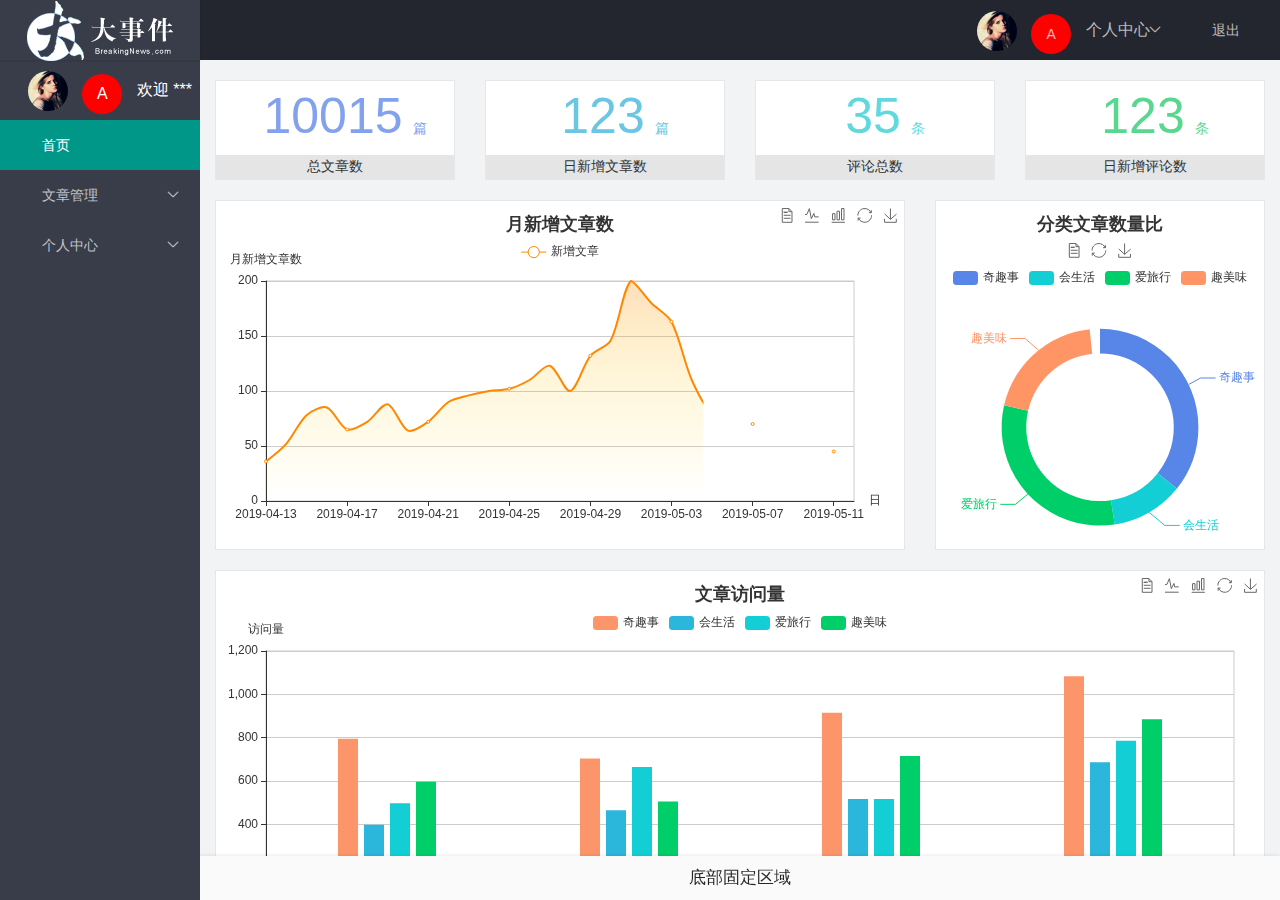
<file: index.html>
<!DOCTYPE html>
<html lang="en">

<head>
  <meta charset="UTF-8">
  <meta http-equiv="X-UA-Compatible" content="IE=edge">
  <meta name="viewport" content="width=device-width, initial-scale=1.0">
  <title>后台主页</title>
  <!-- layui.css -->
  <link rel="stylesheet" href="/assets/lib/layui/css/layui.css">
  <!-- iconfont.css -->
  <link rel="stylesheet" href="/assets/fonts/iconfont.css">
  <!-- index.css -->
  <link rel="stylesheet" href="/assets/css/index.css">

</head>

<body>
  <div class="layui-layout layui-layout-admin">
    <div class="layui-header">
      <!-- 头部左侧的logo -->
      <div class="layui-logo layui-hide-xs layui-bg-black">
        <img src="/assets/images/logo.png" alt="">
      </div>

      <ul class="layui-nav layui-layout-right">
        <li class="layui-nav-item layui-hide layui-show-md-inline-block">
          <a href="javascript:;" class="userinfo">
            <img src="/assets/images/sample.jpg" class="layui-nav-img">
            <span class="text-avatar">A</span>
            个人中心
          </a>
          <dl class="layui-nav-child">
            <dd><a href="/user/user_info.html" target="fm">基本资料</a></dd>
            <dd><a href="/user/user_avatar.html" target="fm">更换头像</a></a></dd>
            <dd><a href="/user/user_pwd.html" target="fm">重置密码</a></dd>
          </dl>
        </li>
        <li class="layui-nav-item ">
          <a href="javascript:;" id="loginOut">
            <i class="iconfont icon-tuichu"></i>
            退出
          </a>
        </li>

      </ul>
    </div>

    <div class="layui-side layui-bg-black">
      <div class="layui-side-scroll">
        <div class="userinfo">
          <img src="/assets/images/sample.jpg" class="layui-nav-img">
          <span class="text-avatar">A</span>
          <span id="welcome">欢迎 ***</span>

        </div>
        <!-- 左侧导航区域（可配合layui已有的垂直导航） -->
        <ul class="layui-nav layui-nav-tree" lay-shrink="all">
          <li class="layui-nav-item layui-this">
            <a href="/home/dashboard.html" target="fm">
              <i class="iconfont icon-home"></i>
              首页
            </a>
          </li>
          <li class="layui-nav-item">
            <a href="javascript:;">
              <i class="iconfont icon-pinglun"></i>
              文章管理
            </a>
            <dl class="layui-nav-child">
              <dd><a href="javascript:;"><i class="layui-icon layui-icon-app"></i>
                  文章类别</a></dd>
              <dd><a href="javascript:;"><i class="layui-icon layui-icon-app"></i>
                  文章列表</a></dd>
              <dd><a href="javascript:;"><i class="layui-icon layui-icon-app"></i>
                  发布文章</a></dd>
            </dl>
          </li>

          <li class="layui-nav-item">
            <a href="javascript:;">
              <i class="iconfont icon-user"></i>
              个人中心
            </a>
            <dl class="layui-nav-child">
              <dd><a href="/user/user_info.html" target="fm"><i class="layui-icon layui-icon-app"></i>
                  基本资料</a></dd>
              <dd><a href="/user/user_avatar.html" target="fm"><i class="layui-icon layui-icon-app"></i>
                  更换头像</a></dd>
              <dd><a href="/user/user_pwd.html" target="fm"><i class="layui-icon layui-icon-app"></i>
                  重置密码</a></dd>
            </dl>
          </li>


        </ul>
      </div>
    </div>

    <div class="layui-body">
      <!-- 内容主体区域 -->
      <iframe name="fm" src="/home/dashboard.html" frameborder="0"></iframe>
    </div>

    <div class="layui-footer">
      <!-- 底部固定区域 -->
      底部固定区域
    </div>
  </div>
  <!-- 引入layui.js -->
  <script src="/assets/lib/layui/layui.js"></script>
  <!--引入jquery  -->
  <script src="/assets/lib/jquery.js"></script>
  <!-- 引入baseAPI.js -->
  <script src="/assets/js/baseAPI.js"></script>
  <!-- 引入index.js -->
  <script src="/assets/js/index.js"></script>


</body>

</html>
</file>
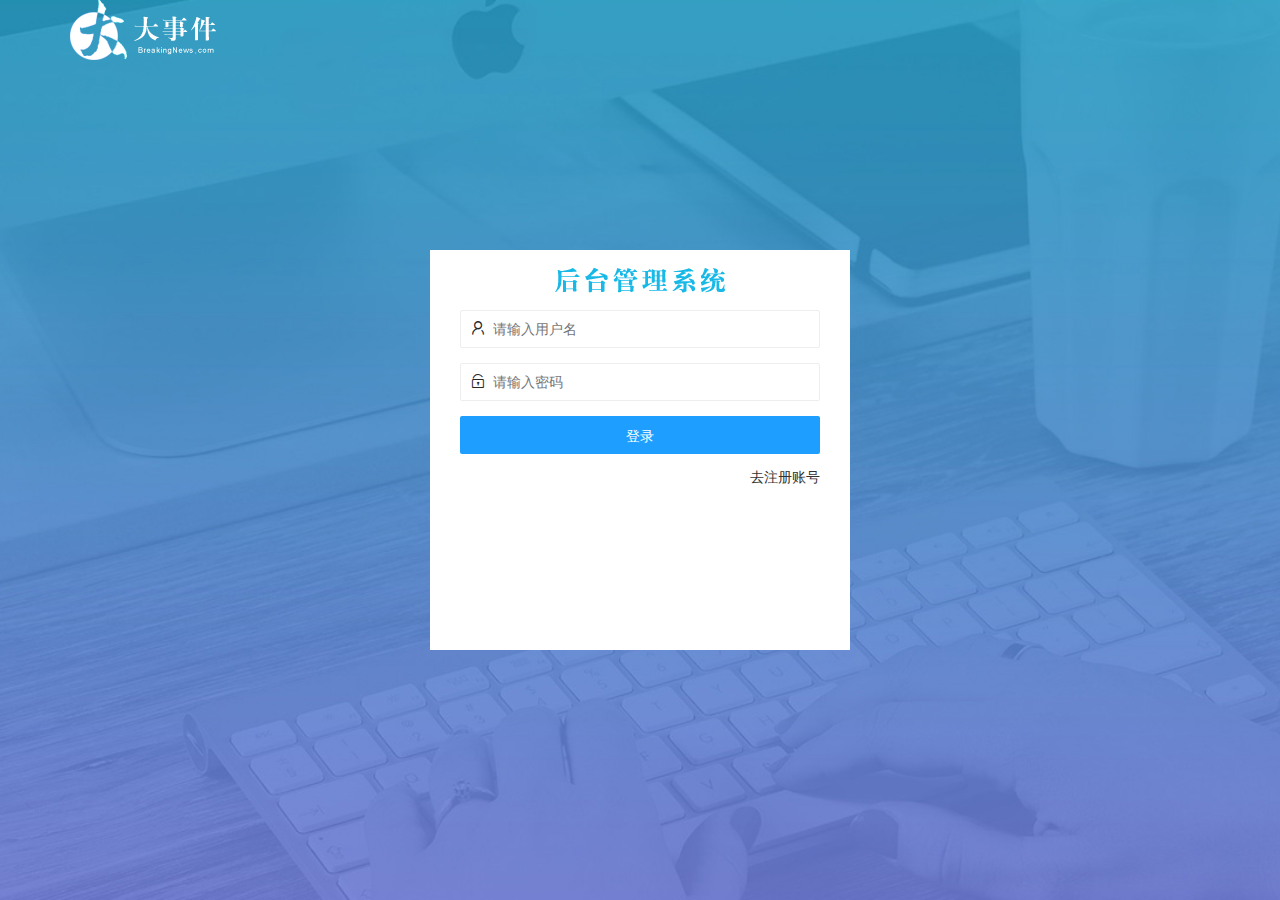
<file: login.html>
<!DOCTYPE html>
<html lang="en">
<head>
  <meta charset="UTF-8">
  <meta http-equiv="X-UA-Compatible" content="IE=edge">
  <meta name="viewport" content="width=device-width, initial-scale=1.0">
  <title>大事件-登录/注册</title>
  <!-- layui.css -->
  <link rel="stylesheet" href="/assets/lib/layui/css/layui.css">
  <!-- login.css -->
  <link rel="stylesheet" href="/assets/css/login.css">
</head>
<body>
  <div class="layui-main">
    <img src="/assets/images/logo.png" alt=""> 
  </div>

  <!-- 登录区域 -->
  <div class="login">
      <!-- 登录界面的标题 -->
    <div class="title_box"></div>
    
    <div class="login-box">

      <form class="layui-form" id="login-form">
        <div class="layui-form-item">
          <i class="layui-icon layui-icon-username"></i> 
          <input type="text" name="userName" required  lay-verify="required" placeholder="请输入用户名" autocomplete="off" class="layui-input">   
        </div>

        <div class="layui-form-item">
          <i class="layui-icon layui-icon-password"></i> 
          <input type="password" name="password" required  lay-verify="required|pwd" placeholder="请输入密码" autocomplete="off" class="layui-input"> 
        </div>

        <div class="layui-form-item">
          <button class="layui-btn layui-btn-fluid layui-btn-normal" lay-submit lay-filter="formDemo">登录</button>
        </div>

        <div class="layui-form-item links">
          <a id="reg" href="javascript:;">去注册账号</a>
        </div>

      </form>
      
       
    </div>

    <div class="reg-box">

      <form class="layui-form" id="form_reg">
        <div class="layui-form-item">
          <i class="layui-icon layui-icon-username"></i> 
          <input type="text" name="userName" required  lay-verify="required" placeholder="请输入用户名" autocomplete="off" class="layui-input"> 
        </div>

        <div class="layui-form-item">
          <i class="layui-icon layui-icon-password"></i> 
          <input type="password" name="password" required  lay-verify="required|pwd" placeholder="请输入密码" autocomplete="off" class="layui-input"> 
        </div>

        <div class="layui-form-item">
          <i class="layui-icon layui-icon-password"></i> 
          <input type="password" name="repassword" required  lay-verify="required|pwd|repwd" placeholder="请再次确认密码" autocomplete="off" class="layui-input"> 
        </div>

        <div class="layui-form-item">
          <button class="layui-btn layui-btn-fluid layui-btn-normal" lay-submit lay-filter="formDemo">注册</button>
        </div>

        <div class="layui-form-item links">
          <a id="log" href="javascript:;">去登录</a>
        </div>

      </form>
      
    </div>

  </div>
<script src="/assets/lib/layui/layui.js"></script>
<script src="/assets/lib/jquery.js"></script>
<script src="/assets/js/baseAPI.js"></script>
<script src="/assets/js/login.js"></script>

</body>
</html>
</file>
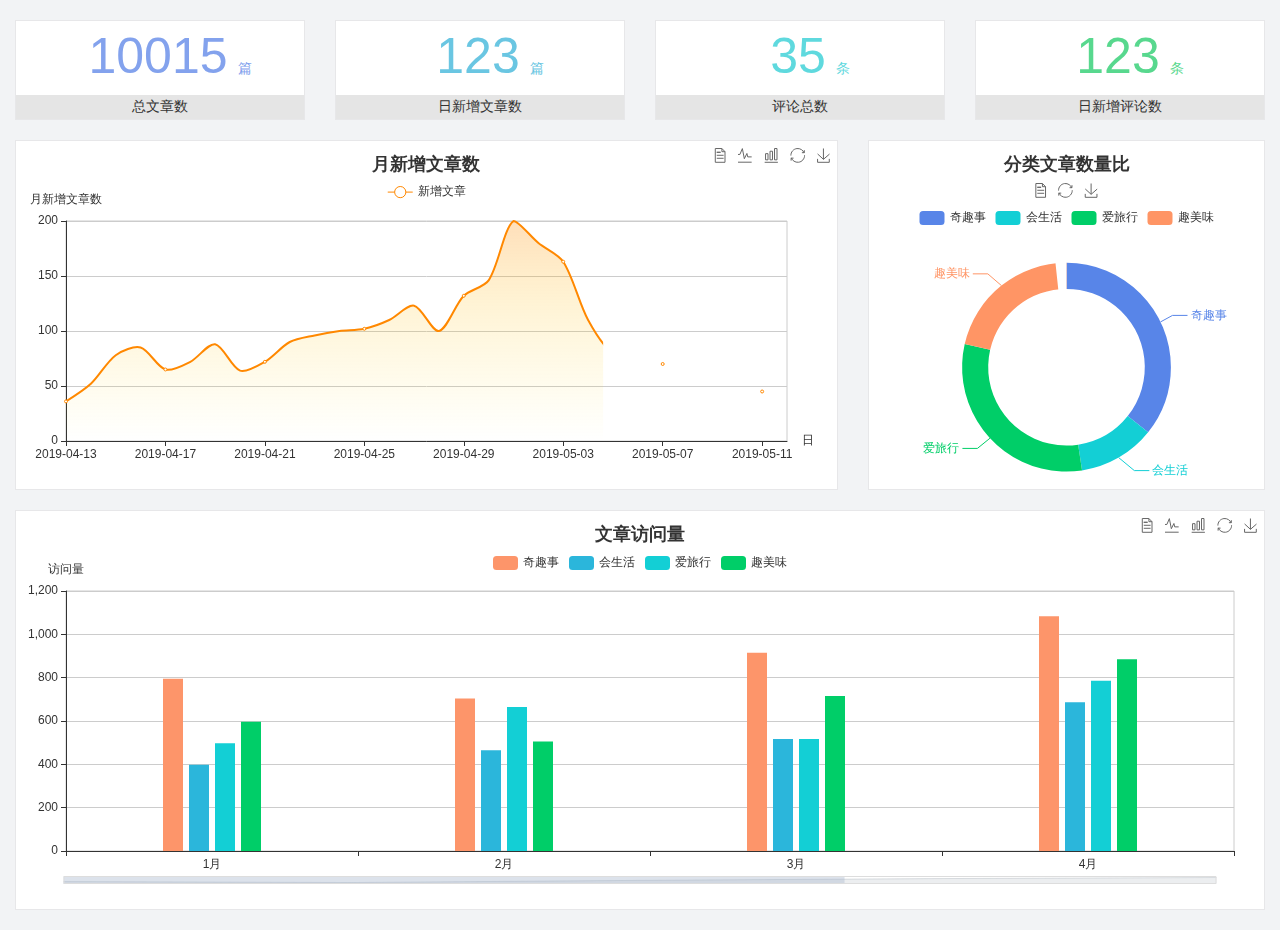
<file: home/dashboard.html>
<!DOCTYPE html>
<html lang="en">

<head>
  <meta charset="UTF-8">
  <meta name="viewport" content="width=device-width, initial-scale=1.0">
  <meta http-equiv="X-UA-Compatible" content="ie=edge">
  <title>图表统计</title>
  <link rel="stylesheet" href="../../assets/lib/bootstrap.css" />
  <link rel="stylesheet" href="../../assets/lib/main.css" />
  <script src="../../assets/lib/jquery.js"></script>
  <script type="text/javascript" src="../../assets/lib/echarts.min.js"></script>
</head>

<body>
  <div class="container-fluid">
    <div class="row spannel_list">
      <div class="col-sm-3 col-xs-6">
        <div class="spannel">
          <em>10015</em><span>篇</span>
          <b>总文章数</b>
        </div>
      </div>
      <div class="col-sm-3 col-xs-6">
        <div class="spannel scolor01">
          <em>123</em><span>篇</span>
          <b>日新增文章数</b>
        </div>
      </div>
      <div class="col-sm-3 col-xs-6">
        <div class="spannel scolor02">
          <em>35</em><span>条</span>
          <b>评论总数</b>
        </div>
      </div>
      <div class="col-sm-3 col-xs-6">
        <div class="spannel scolor03">
          <em>123</em><span>条</span>
          <b>日新增评论数</b>
        </div>
      </div>
    </div>
  </div>

  <div class="container-fluid">
    <div class="row curve-pie">
      <div class="col-lg-8 col-md-8">
        <div class="gragh_pannel" id="curve_show"></div>
      </div>
      <div class="col-lg-4 col-md-4">
        <div class="gragh_pannel" id="pie_show"></div>
      </div>
    </div>
  </div>

  <div class="container-fluid">
    <div class="column_pannel" id="column_show"></div>
  </div>

  <script>
    var oChart = echarts.init(document.getElementById('curve_show'));
    var aList_all = [
      { 'count': 36, 'date': '2019-04-13' },
      { 'count': 52, 'date': '2019-04-14' },
      { 'count': 78, 'date': '2019-04-15' },
      { 'count': 85, 'date': '2019-04-16' },
      { 'count': 65, 'date': '2019-04-17' },
      { 'count': 72, 'date': '2019-04-18' },
      { 'count': 88, 'date': '2019-04-19' },
      { 'count': 64, 'date': '2019-04-20' },
      { 'count': 72, 'date': '2019-04-21' },
      { 'count': 90, 'date': '2019-04-22' },
      { 'count': 96, 'date': '2019-04-23' },
      { 'count': 100, 'date': '2019-04-24' },
      { 'count': 102, 'date': '2019-04-25' },
      { 'count': 110, 'date': '2019-04-26' },
      { 'count': 123, 'date': '2019-04-27' },
      { 'count': 100, 'date': '2019-04-28' },
      { 'count': 132, 'date': '2019-04-29' },
      { 'count': 146, 'date': '2019-04-30' },
      { 'count': 200, 'date': '2019-05-01' },
      { 'count': 180, 'date': '2019-05-02' },
      { 'count': 163, 'date': '2019-05-03' },
      { 'count': 110, 'date': '2019-05-04' },
      { 'count': 80, 'date': '2019-05-05' },
      { 'count': 82, 'date': '2019-05-06' },
      { 'count': 70, 'date': '2019-05-07' },
      { 'count': 65, 'date': '2019-05-08' },
      { 'count': 54, 'date': '2019-05-09' },
      { 'count': 40, 'date': '2019-05-10' },
      { 'count': 45, 'date': '2019-05-11' },
      { 'count': 38, 'date': '2019-05-12' },
    ];

    let aCount = [];
    let aDate = [];

    for (var i = 0; i < aList_all.length; i++) {
      aCount.push(aList_all[i].count);
      aDate.push(aList_all[i].date);
    }

    var chartopt = {
      title: {
        text: '月新增文章数',
        left: 'center',
        top: '10'
      },
      tooltip: {
        trigger: 'axis'
      },
      legend: {
        data: ['新增文章'],
        top: '40'
      },
      toolbox: {
        show: true,
        feature: {
          mark: { show: true },
          dataView: { show: true, readOnly: false },
          magicType: { show: true, type: ['line', 'bar'] },
          restore: { show: true },
          saveAsImage: { show: true }
        }
      },
      calculable: true,
      xAxis: [
        {
          name: '日',
          type: 'category',
          boundaryGap: false,
          data: aDate
        }
      ],
      yAxis: [
        {
          name: '月新增文章数',
          type: 'value'
        }
      ],
      series: [
        {
          name: '新增文章',
          type: 'line',
          smooth: true,
          itemStyle: { normal: { areaStyle: { type: 'default' }, color: '#f80' }, lineStyle: { color: '#f80' } },
          data: aCount
        }],
      areaStyle: {
        normal: {
          color: new echarts.graphic.LinearGradient(0, 0, 0, 1, [{
            offset: 0,
            color: 'rgba(255,136,0,0.39)'
          }, {
            offset: .34,
            color: 'rgba(255,180,0,0.25)'
          }, {
            offset: 1,
            color: 'rgba(255,222,0,0.00)'
          }])

        }
      },
      grid: {
        show: true,
        x: 50,
        x2: 50,
        y: 80,
        height: 220
      }
    };

    oChart.setOption(chartopt);


    var oPie = echarts.init(document.getElementById('pie_show'));
    var oPieopt =
    {
      title: {
        top: 10,
        text: '分类文章数量比',
        x: 'center'
      },
      tooltip: {
        trigger: 'item',
        formatter: "{a} <br/>{b} : {c} ({d}%)"
      },
      color: ['#5885e8', '#13cfd5', '#00ce68', '#ff9565'],
      legend: {
        x: 'center',
        top: 65,
        data: ['奇趣事', '会生活', '爱旅行', '趣美味']
      },
      toolbox: {
        show: true,
        x: 'center',
        top: 35,
        feature: {
          mark: { show: true },
          dataView: { show: true, readOnly: false },
          magicType: {
            show: true,
            type: ['pie', 'funnel'],
            option: {
              funnel: {
                x: '25%',
                width: '50%',
                funnelAlign: 'left',
                max: 1548
              }
            }
          },
          restore: { show: true },
          saveAsImage: { show: true }
        }
      },
      calculable: true,
      series: [
        {
          name: '访问来源',
          type: 'pie',
          radius: ['45%', '60%'],
          center: ['50%', '65%'],
          data: [
            { value: 300, name: '奇趣事' },
            { value: 100, name: '会生活' },
            { value: 260, name: '爱旅行' },
            { value: 180, name: '趣美味' }
          ]
        }
      ]
    };
    oPie.setOption(oPieopt);



    var oColumn = this.echarts.init(document.getElementById('column_show'));
    var oColumnopt =
    {
      title: {
        text: '文章访问量',
        left: 'center',
        top: '10'
      },
      tooltip: {
        trigger: 'axis'
      },
      legend: {
        data: ['奇趣事', '会生活', '爱旅行', '趣美味'],
        top: '40'
      },
      toolbox: {
        show: true,
        feature: {
          mark: { show: true },
          dataView: { show: true, readOnly: false },
          magicType: { show: true, type: ['line', 'bar'] },
          restore: { show: true },
          saveAsImage: { show: true }
        }
      },
      calculable: true,
      xAxis: [
        {
          type: 'category',
          data: ['1月', '2月', '3月', '4月', '5月']
        }
      ],
      yAxis: [
        {
          name: '访问量',
          type: 'value'
        }
      ],
      series: [
        {
          name: '奇趣事',
          type: 'bar',
          barWidth: 20,
          itemStyle: {
            normal: { areaStyle: { type: 'default' }, color: '#fd956a' }
          },
          data: [800, 708, 920, 1090, 1200]
        },
        {
          name: '会生活',
          type: 'bar',
          barWidth: 20,
          itemStyle: {
            normal: { areaStyle: { type: 'default' }, color: '#2bb6db' }
          },
          data: [400, 468, 520, 690, 800]
        },
        {
          name: '爱旅行',
          type: 'bar',
          barWidth: 20,
          itemStyle: {
            normal: { areaStyle: { type: 'default' }, color: '#13cfd5' }
          },
          data: [500, 668, 520, 790, 900]
        },
        {
          name: '趣美味',
          type: 'bar',
          barWidth: 20,
          itemStyle: {
            normal: { areaStyle: { type: 'default' }, color: '#00ce68' }
          },
          data: [600, 508, 720, 890, 1000]
        }
      ],
      grid: {
        show: true,
        x: 50,
        x2: 30,
        y: 80,
        height: 260
      },
      dataZoom: [//给x轴设置滚动条
        {
          start: 0,//默认为0
          end: 100 - 1000 / 31,//默认为100
          type: 'slider',
          show: true,
          xAxisIndex: [0],
          handleSize: 0,//滑动条的 左右2个滑动条的大小
          height: 8,//组件高度
          left: 45, //左边的距离
          right: 50,//右边的距离
          bottom: 26,//右边的距离
          handleColor: '#ddd',//h滑动图标的颜色
          handleStyle: {
            borderColor: "#cacaca",
            borderWidth: "1",
            shadowBlur: 2,
            background: "#ddd",
            shadowColor: "#ddd",
          }
        }]
    };
    oColumn.setOption(oColumnopt);
  </script>
</body>

</html>
</file>
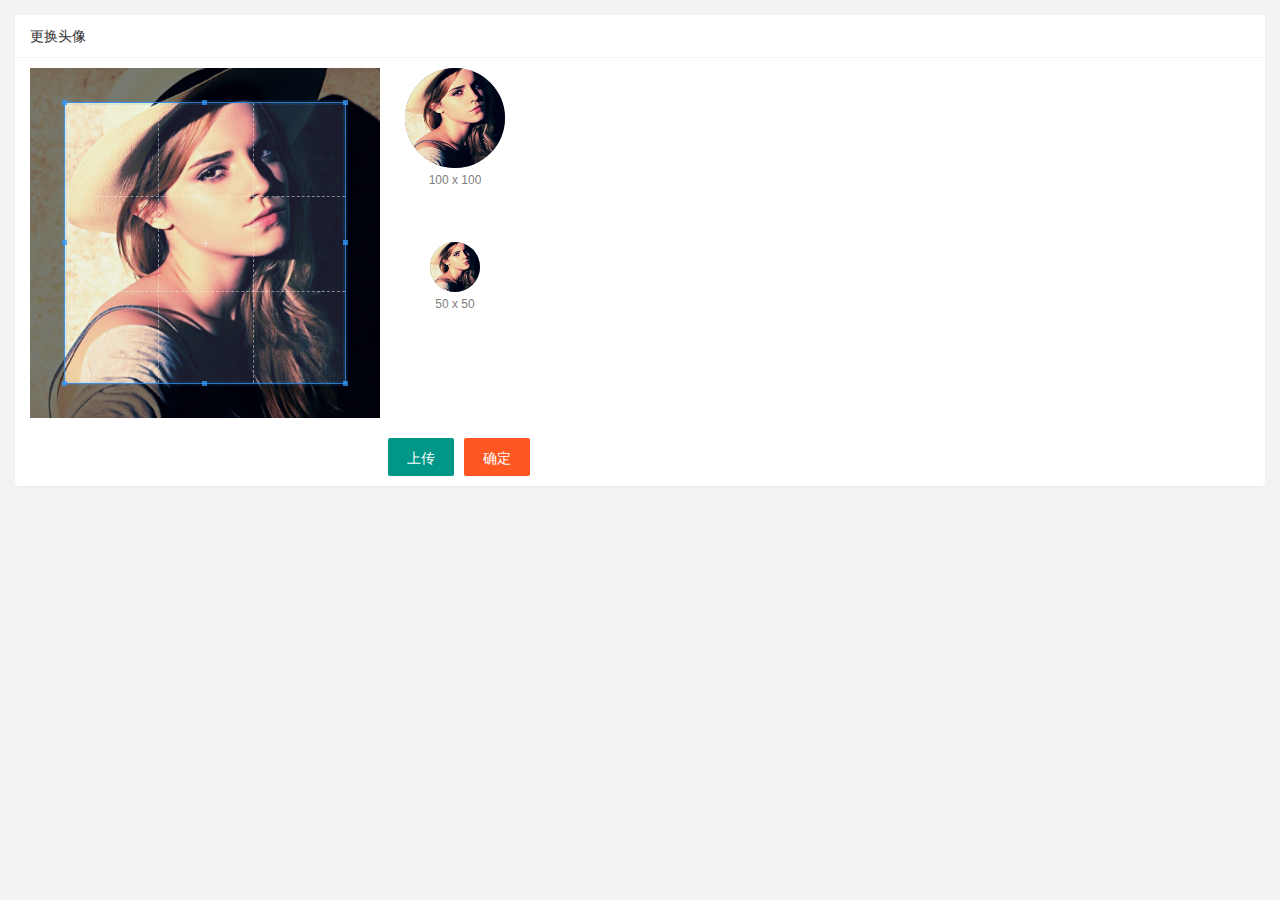
<file: user/user_avatar.html>
<!DOCTYPE html>
<html lang="en">

<head>
  <meta charset="UTF-8">
  <meta http-equiv="X-UA-Compatible" content="IE=edge">
  <meta name="viewport" content="width=device-width, initial-scale=1.0">
  <title>Document</title>
  <!-- 导入layui的样式 -->
  <link rel="stylesheet" href="/assets/lib/layui/css/layui.css">
  <!-- 导入cropper.css样式 -->
  <link rel="stylesheet" href="/assets/lib/cropper/cropper.css" />
  <!-- 导入自己的css样式 -->
  <link rel="stylesheet" href="/assets/css/user/user_avatar.css">
</head>

<body>

  <div class="layui-card">
    <div class="layui-card-header">更换头像</div>
    <div class="layui-card-body">

      <!-- 第一行的图片裁剪和预览区域 -->
      <div class="row1">
        <!-- 图片裁剪区域 -->
        <div class="cropper-box">
          <!-- 这个 img 标签很重要，将来会把它初始化为裁剪区域 -->
          <img id="image" src="/assets/images/sample.jpg" />
        </div>
        <!-- 图片的预览区域 -->
        <div class="preview-box">
          <div>
            <!-- 宽高为 100px 的预览区域 -->
            <div class="img-preview w100"></div>
            <p class="size">100 x 100</p>
          </div>
          <div>
            <!-- 宽高为 50px 的预览区域 -->
            <div class="img-preview w50"></div>
            <p class="size">50 x 50</p>
          </div>
        </div>
      </div>

      <!-- 第二行的按钮区域 -->
      <div class="row2">
        <input type="file" id="file" accept="image/png,image/jpeg">
        <button type="button" class="layui-btn" id="btnChooseImg">上传</button>
        <button type="button" class="layui-btn layui-btn-danger" id="btnUpload">确定</button>
      </div>
    </div>

  </div>

  <!-- 导入layui.js文件 -->
  <script src="/assets/lib/layui/layui.js"></script>

  <!-- 导入jquery.js -->
  <script src="/assets/lib/jquery.js"></script>
  <script src="/assets/lib/cropper/Cropper.js"></script>
  <script src="/assets/lib/cropper/jquery-cropper.js"></script>

  <!-- 导入baseAPI.js文件 -->
  <script src="/assets/js/baseAPI.js"></script>
  <!-- 导入自己的js文件 -->
  <script src="/assets/js/user_avatar.js"></script>
</body>

</html>
</file>
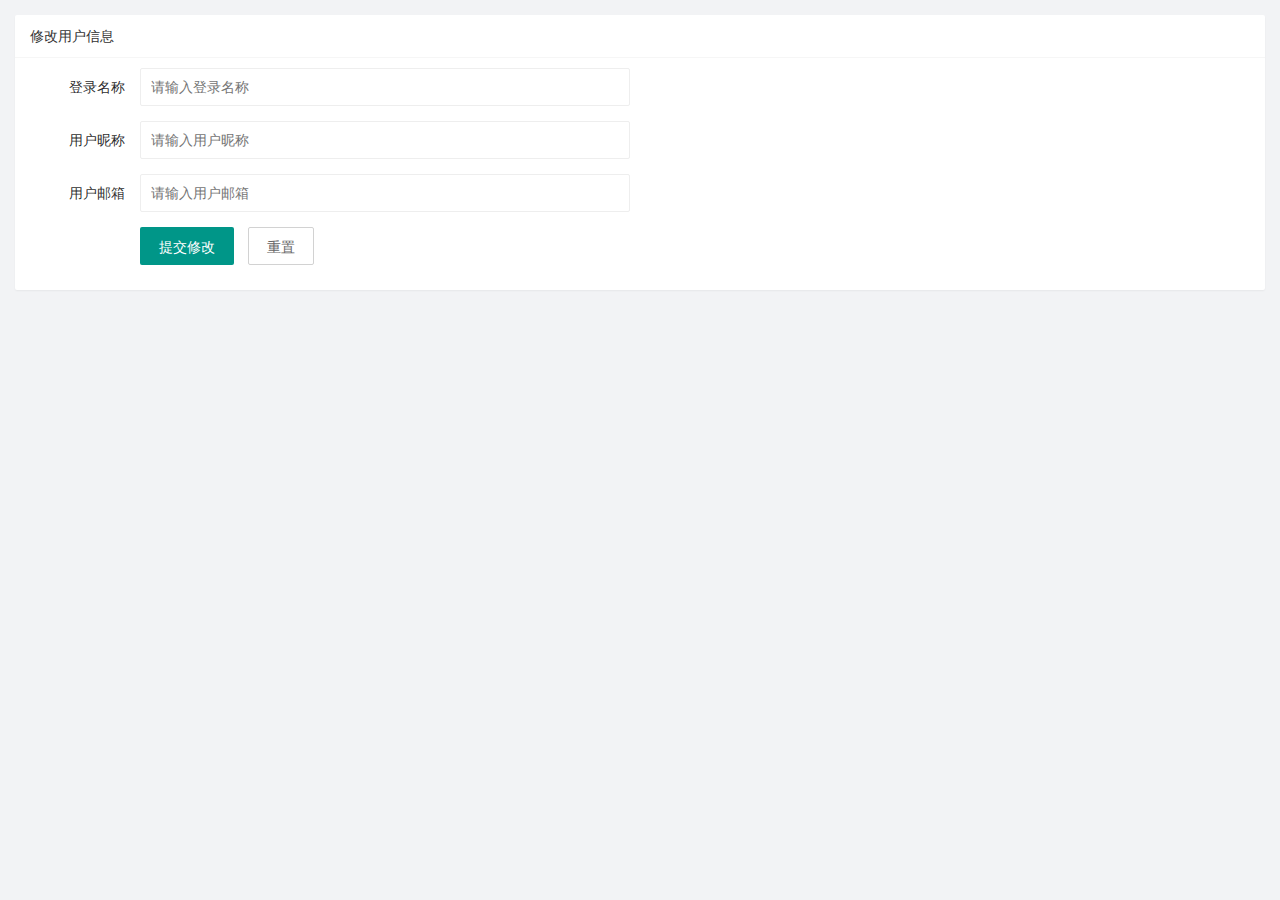
<file: user/user_info.html>
<!DOCTYPE html>
<html lang="en">
<head>
  <meta charset="UTF-8">
  <meta http-equiv="X-UA-Compatible" content="IE=edge">
  <meta name="viewport" content="width=device-width, initial-scale=1.0">
  <title>基本资料</title>
  <!-- 导入layui的样式 -->
  <link rel="stylesheet" href="/assets/lib/layui/css/layui.css">
  <!-- 导入自己的css样式 -->
  <link rel="stylesheet" href="/assets/css/user/user.css">
</head>
<body>
  <div class="layui-card">
    <div class="layui-card-header">修改用户信息</div>
    <div class="layui-card-body">
      
      <form class="layui-form" lay-filter="formUserInfo">
        <!-- 这是隐藏域 -->
        <input type="hidden" name="id">
        <div class="layui-form-item">
          <label class="layui-form-label">登录名称</label>
          <div class="layui-input-block">
            <input type="text" name="username" required  lay-verify="required" placeholder="请输入登录名称" autocomplete="off" class="layui-input" readonly>
          </div>
        </div>

        <div class="layui-form-item">
          <label class="layui-form-label">用户昵称</label>
          <div class="layui-input-block">
            <input type="text" name="nickname" required  lay-verify="required|nickname" placeholder="请输入用户昵称" autocomplete="off" class="layui-input">
          </div>
        </div>

        <div class="layui-form-item">
          <label class="layui-form-label">用户邮箱</label>
          <div class="layui-input-block">
            <input type="text" name="email" required  lay-verify="required|email" placeholder="请输入用户邮箱" autocomplete="off" class="layui-input">
          </div>
        </div>

        <div class="layui-form-item">
          <div class="layui-input-block">
            <button class="layui-btn" lay-submit lay-filter="formDemo">
              提交修改</button>
            <button type="reset" class="layui-btn layui-btn-primary" id="btnReset">
              重置</button>
          </div>
        </div>


      </form>


    </div>
  </div>
  <!-- 导入layui.js文件 -->
  <script src="/assets/lib/layui/layui.js"></script>
  <!-- 导入jquery.js -->
  <script src="/assets/lib/jquery.js"></script>
  <!-- 导入baseAPI.js文件 -->
  <script src="/assets/js/baseAPI.js"></script>
  <!-- 导入自己的js文件 -->
  <script src="/assets/js/user_info.js"></script>
</body>
</html>
</file>
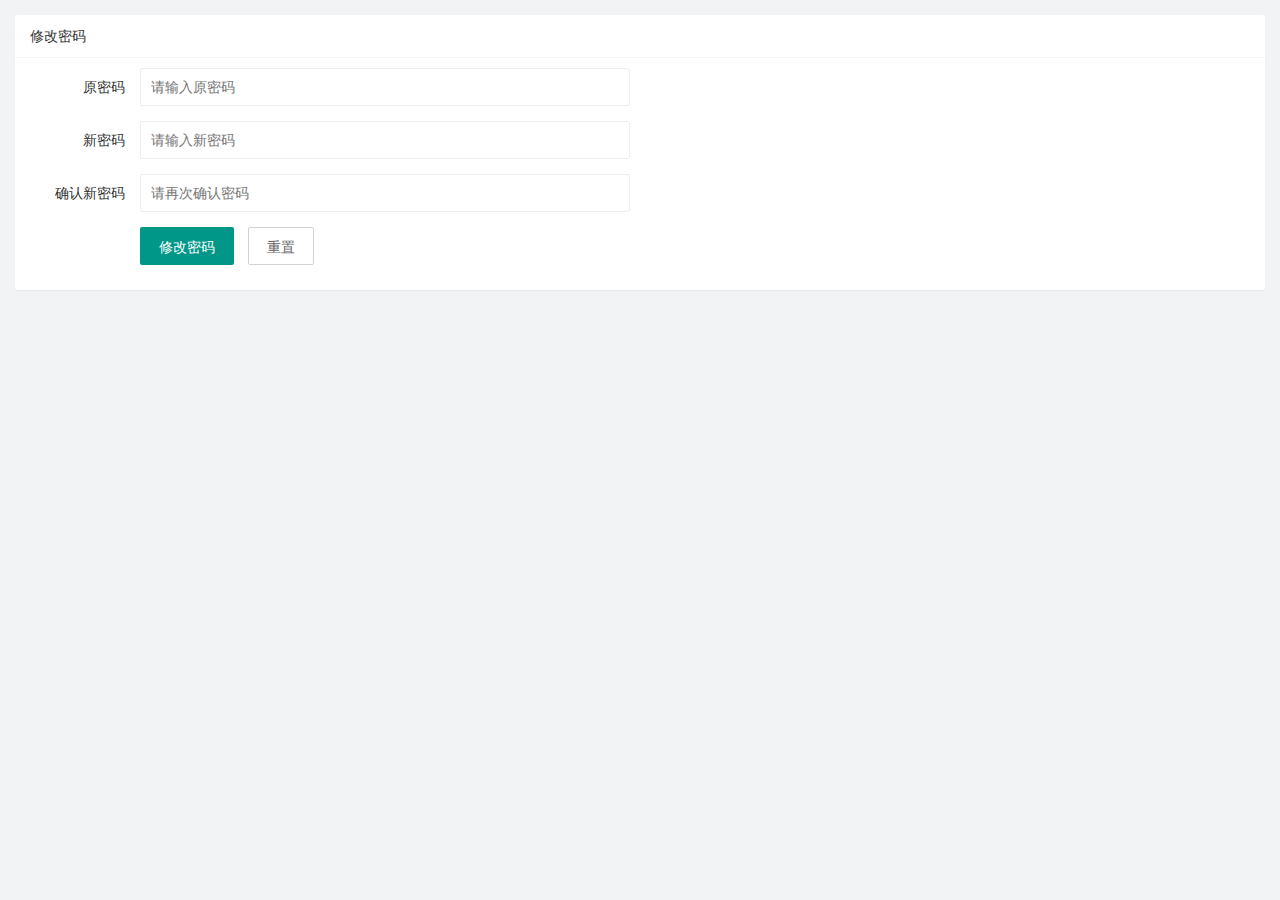
<file: user/user_pwd.html>
<!DOCTYPE html>
<html lang="en">
<head>
  <meta charset="UTF-8">
  <meta http-equiv="X-UA-Compatible" content="IE=edge">
  <meta name="viewport" content="width=device-width, initial-scale=1.0">
  <title>Document</title>
  <link rel="stylesheet" href="/assets/lib/layui/css/layui.css">
  <!-- 导入自己的css样式 -->
  <link rel="stylesheet" href="/assets/css/user/user_pwd.css">
</head>
<body>
  <div class="layui-card">
    <div class="layui-card-header">修改密码</div>
    <div class="layui-card-body">
      
      <form class="layui-form" lay-filter="formUserInfo">
        <!-- 这是隐藏域 -->
        <input type="hidden" name="id">
        <div class="layui-form-item">
          <label class="layui-form-label">原密码</label>
          <div class="layui-input-block">
            <input type="password" name="oldPwd" required  lay-verify="required|pwd" placeholder="请输入原密码" autocomplete="off" class="layui-input">
          </div>
        </div>

        <div class="layui-form-item">
          <label class="layui-form-label">新密码</label>
          <div class="layui-input-block">
            <input type="password" name="newPwd" required  lay-verify="required|samePwd" placeholder="请输入新密码" autocomplete="off" class="layui-input">
          </div>
        </div>

        <div class="layui-form-item">
          <label class="layui-form-label">确认新密码</label>
          <div class="layui-input-block">
            <input type="password" name="rePwd" required  lay-verify="required|rePwd" placeholder="请再次确认密码" autocomplete="off" class="layui-input">
          </div>
        </div>

        <div class="layui-form-item">
          <div class="layui-input-block">
            <button class="layui-btn" lay-submit lay-filter="formDemo">
              修改密码</button>
            <button type="reset" class="layui-btn layui-btn-primary" id="btnReset">
              重置</button>
          </div>
        </div>


      </form>


    </div>
  </div>
  <!-- 导入layui.js文件 -->
  <script src="/assets/lib/layui/layui.js"></script>
  <!-- 导入jquery.js -->
  <script src="/assets/lib/jquery.js"></script>
  <!-- 导入baseAPI.js文件 -->
  <script src="/assets/js/baseAPI.js"></script>
  <!-- 导入自己的js文件 -->
  <script src="/assets/js/user_pwd.js"></script>
  
</body>
</html>
</file>
<file: assets/lib/layui/css/layui.css>
.layui-inline,img{display:inline-block;vertical-align:middle}h1,h2,h3,h4,h5,h6{font-weight:400}a,body{color:#333}.layui-edge,.layui-header,.layui-inline,.layui-main{position:relative}.layui-edge,hr{height:0;overflow:hidden}.layui-layout-body,.layui-side,.layui-side-scroll{overflow-x:hidden}.layui-edge,.layui-elip,hr{overflow:hidden}.layui-btn,.layui-edge,.layui-inline,img{vertical-align:middle}.layui-btn,.layui-disabled,.layui-icon,.layui-unselect{-moz-user-select:none;-webkit-user-select:none;-ms-user-select:none}blockquote,body,button,dd,div,dl,dt,form,h1,h2,h3,h4,h5,h6,input,li,ol,p,pre,td,textarea,th,ul{margin:0;padding:0;-webkit-tap-highlight-color:rgba(0,0,0,0)}a:active,a:hover{outline:0}img{border:none}li{list-style:none}table{border-collapse:collapse;border-spacing:0}h4,h5,h6{font-size:100%}button,input,optgroup,option,select,textarea{font-family:inherit;font-size:inherit;font-style:inherit;font-weight:inherit;outline:0}pre{white-space:pre-wrap;white-space:-moz-pre-wrap;white-space:-pre-wrap;white-space:-o-pre-wrap;word-wrap:break-word}body{line-height:1.6;color:rgba(0,0,0,.85);font:14px Helvetica Neue,Helvetica,PingFang SC,Tahoma,Arial,sans-serif}hr{line-height:0;margin:10px 0;padding:0;border:none!important;border-bottom:1px solid #eee!important;clear:both;background:0 0}a{text-decoration:none}a:hover{color:#777}a cite{font-style:normal;*cursor:pointer}.layui-border-box,.layui-border-box *{box-sizing:border-box}.layui-box,.layui-box *{box-sizing:content-box}.layui-clear{clear:both;*zoom:1}.layui-clear:after{content:'\20';clear:both;*zoom:1;display:block;height:0}.layui-inline{*display:inline;*zoom:1}.layui-btn,.layui-btn-group,.layui-edge{display:inline-block}.layui-edge{width:0;border-width:6px;border-style:dashed;border-color:transparent}.layui-edge-top{top:-4px;border-bottom-color:#999;border-bottom-style:solid}.layui-edge-right{border-left-color:#999;border-left-style:solid}.layui-edge-bottom{top:2px;border-top-color:#999;border-top-style:solid}.layui-edge-left{border-right-color:#999;border-right-style:solid}.layui-elip{text-overflow:ellipsis;white-space:nowrap}.layui-disabled,.layui-disabled:hover{color:#d2d2d2!important;cursor:not-allowed!important}.layui-circle{border-radius:100%}.layui-show{display:block!important}.layui-hide{display:none!important}.layui-show-v{visibility:visible!important}.layui-hide-v{visibility:hidden!important}@font-face{font-family:layui-icon;src:url(../font/iconfont.eot?v=256);src:url(../font/iconfont.eot?v=256#iefix) format('embedded-opentype'),url(../font/iconfont.woff2?v=256) format('woff2'),url(../font/iconfont.woff?v=256) format('woff'),url(../font/iconfont.ttf?v=256) format('truetype'),url(../font/iconfont.svg?v=256#layui-icon) format('svg')}.layui-icon{font-family:layui-icon!important;font-size:16px;font-style:normal;-webkit-font-smoothing:antialiased;-moz-osx-font-smoothing:grayscale}.layui-icon-reply-fill:before{content:"\e611"}.layui-icon-set-fill:before{content:"\e614"}.layui-icon-menu-fill:before{content:"\e60f"}.layui-icon-search:before{content:"\e615"}.layui-icon-share:before{content:"\e641"}.layui-icon-set-sm:before{content:"\e620"}.layui-icon-engine:before{content:"\e628"}.layui-icon-close:before{content:"\1006"}.layui-icon-close-fill:before{content:"\1007"}.layui-icon-chart-screen:before{content:"\e629"}.layui-icon-star:before{content:"\e600"}.layui-icon-circle-dot:before{content:"\e617"}.layui-icon-chat:before{content:"\e606"}.layui-icon-release:before{content:"\e609"}.layui-icon-list:before{content:"\e60a"}.layui-icon-chart:before{content:"\e62c"}.layui-icon-ok-circle:before{content:"\1005"}.layui-icon-layim-theme:before{content:"\e61b"}.layui-icon-table:before{content:"\e62d"}.layui-icon-right:before{content:"\e602"}.layui-icon-left:before{content:"\e603"}.layui-icon-cart-simple:before{content:"\e698"}.layui-icon-face-cry:before{content:"\e69c"}.layui-icon-face-smile:before{content:"\e6af"}.layui-icon-survey:before{content:"\e6b2"}.layui-icon-tree:before{content:"\e62e"}.layui-icon-ie:before{content:"\e7bb"}.layui-icon-upload-circle:before{content:"\e62f"}.layui-icon-add-circle:before{content:"\e61f"}.layui-icon-download-circle:before{content:"\e601"}.layui-icon-templeate-1:before{content:"\e630"}.layui-icon-util:before{content:"\e631"}.layui-icon-face-surprised:before{content:"\e664"}.layui-icon-edit:before{content:"\e642"}.layui-icon-speaker:before{content:"\e645"}.layui-icon-down:before{content:"\e61a"}.layui-icon-file:before{content:"\e621"}.layui-icon-layouts:before{content:"\e632"}.layui-icon-rate-half:before{content:"\e6c9"}.layui-icon-add-circle-fine:before{content:"\e608"}.layui-icon-prev-circle:before{content:"\e633"}.layui-icon-read:before{content:"\e705"}.layui-icon-404:before{content:"\e61c"}.layui-icon-carousel:before{content:"\e634"}.layui-icon-help:before{content:"\e607"}.layui-icon-code-circle:before{content:"\e635"}.layui-icon-windows:before{content:"\e67f"}.layui-icon-water:before{content:"\e636"}.layui-icon-username:before{content:"\e66f"}.layui-icon-find-fill:before{content:"\e670"}.layui-icon-about:before{content:"\e60b"}.layui-icon-location:before{content:"\e715"}.layui-icon-up:before{content:"\e619"}.layui-icon-pause:before{content:"\e651"}.layui-icon-date:before{content:"\e637"}.layui-icon-layim-uploadfile:before{content:"\e61d"}.layui-icon-delete:before{content:"\e640"}.layui-icon-play:before{content:"\e652"}.layui-icon-top:before{content:"\e604"}.layui-icon-firefox:before{content:"\e686"}.layui-icon-friends:before{content:"\e612"}.layui-icon-refresh-3:before{content:"\e9aa"}.layui-icon-ok:before{content:"\e605"}.layui-icon-layer:before{content:"\e638"}.layui-icon-face-smile-fine:before{content:"\e60c"}.layui-icon-dollar:before{content:"\e659"}.layui-icon-group:before{content:"\e613"}.layui-icon-layim-download:before{content:"\e61e"}.layui-icon-picture-fine:before{content:"\e60d"}.layui-icon-link:before{content:"\e64c"}.layui-icon-diamond:before{content:"\e735"}.layui-icon-log:before{content:"\e60e"}.layui-icon-key:before{content:"\e683"}.layui-icon-rate-solid:before{content:"\e67a"}.layui-icon-fonts-del:before{content:"\e64f"}.layui-icon-unlink:before{content:"\e64d"}.layui-icon-fonts-clear:before{content:"\e639"}.layui-icon-triangle-r:before{content:"\e623"}.layui-icon-circle:before{content:"\e63f"}.layui-icon-radio:before{content:"\e643"}.layui-icon-align-center:before{content:"\e647"}.layui-icon-align-right:before{content:"\e648"}.layui-icon-align-left:before{content:"\e649"}.layui-icon-loading-1:before{content:"\e63e"}.layui-icon-return:before{content:"\e65c"}.layui-icon-fonts-strong:before{content:"\e62b"}.layui-icon-upload:before{content:"\e67c"}.layui-icon-dialogue:before{content:"\e63a"}.layui-icon-video:before{content:"\e6ed"}.layui-icon-headset:before{content:"\e6fc"}.layui-icon-cellphone-fine:before{content:"\e63b"}.layui-icon-add-1:before{content:"\e654"}.layui-icon-face-smile-b:before{content:"\e650"}.layui-icon-fonts-html:before{content:"\e64b"}.layui-icon-screen-full:before{content:"\e622"}.layui-icon-form:before{content:"\e63c"}.layui-icon-cart:before{content:"\e657"}.layui-icon-camera-fill:before{content:"\e65d"}.layui-icon-tabs:before{content:"\e62a"}.layui-icon-heart-fill:before{content:"\e68f"}.layui-icon-fonts-code:before{content:"\e64e"}.layui-icon-ios:before{content:"\e680"}.layui-icon-at:before{content:"\e687"}.layui-icon-fire:before{content:"\e756"}.layui-icon-set:before{content:"\e716"}.layui-icon-fonts-u:before{content:"\e646"}.layui-icon-triangle-d:before{content:"\e625"}.layui-icon-tips:before{content:"\e702"}.layui-icon-picture:before{content:"\e64a"}.layui-icon-more-vertical:before{content:"\e671"}.layui-icon-bluetooth:before{content:"\e689"}.layui-icon-flag:before{content:"\e66c"}.layui-icon-loading:before{content:"\e63d"}.layui-icon-fonts-i:before{content:"\e644"}.layui-icon-refresh-1:before{content:"\e666"}.layui-icon-rmb:before{content:"\e65e"}.layui-icon-addition:before{content:"\e624"}.layui-icon-home:before{content:"\e68e"}.layui-icon-time:before{content:"\e68d"}.layui-icon-user:before{content:"\e770"}.layui-icon-notice:before{content:"\e667"}.layui-icon-chrome:before{content:"\e68a"}.layui-icon-edge:before{content:"\e68b"}.layui-icon-login-weibo:before{content:"\e675"}.layui-icon-voice:before{content:"\e688"}.layui-icon-upload-drag:before{content:"\e681"}.layui-icon-login-qq:before{content:"\e676"}.layui-icon-snowflake:before{content:"\e6b1"}.layui-icon-heart:before{content:"\e68c"}.layui-icon-logout:before{content:"\e682"}.layui-icon-file-b:before{content:"\e655"}.layui-icon-template:before{content:"\e663"}.layui-icon-transfer:before{content:"\e691"}.layui-icon-auz:before{content:"\e672"}.layui-icon-console:before{content:"\e665"}.layui-icon-app:before{content:"\e653"}.layui-icon-prev:before{content:"\e65a"}.layui-icon-website:before{content:"\e7ae"}.layui-icon-next:before{content:"\e65b"}.layui-icon-component:before{content:"\e857"}.layui-icon-android:before{content:"\e684"}.layui-icon-more:before{content:"\e65f"}.layui-icon-login-wechat:before{content:"\e677"}.layui-icon-shrink-right:before{content:"\e668"}.layui-icon-spread-left:before{content:"\e66b"}.layui-icon-camera:before{content:"\e660"}.layui-icon-note:before{content:"\e66e"}.layui-icon-refresh:before{content:"\e669"}.layui-icon-female:before{content:"\e661"}.layui-icon-male:before{content:"\e662"}.layui-icon-screen-restore:before{content:"\e758"}.layui-icon-password:before{content:"\e673"}.layui-icon-senior:before{content:"\e674"}.layui-icon-theme:before{content:"\e66a"}.layui-icon-tread:before{content:"\e6c5"}.layui-icon-praise:before{content:"\e6c6"}.layui-icon-star-fill:before{content:"\e658"}.layui-icon-rate:before{content:"\e67b"}.layui-icon-template-1:before{content:"\e656"}.layui-icon-vercode:before{content:"\e679"}.layui-icon-service:before{content:"\e626"}.layui-icon-cellphone:before{content:"\e678"}.layui-icon-print:before{content:"\e66d"}.layui-icon-cols:before{content:"\e610"}.layui-icon-wifi:before{content:"\e7e0"}.layui-icon-export:before{content:"\e67d"}.layui-icon-rss:before{content:"\e808"}.layui-icon-slider:before{content:"\e714"}.layui-icon-email:before{content:"\e618"}.layui-icon-subtraction:before{content:"\e67e"}.layui-icon-mike:before{content:"\e6dc"}.layui-icon-light:before{content:"\e748"}.layui-icon-gift:before{content:"\e627"}.layui-icon-mute:before{content:"\e685"}.layui-icon-reduce-circle:before{content:"\e616"}.layui-icon-music:before{content:"\e690"}.layui-main{width:1140px;margin:0 auto}.layui-header{z-index:1000;height:60px}.layui-header a:hover{transition:all .5s;-webkit-transition:all .5s}.layui-side{position:fixed;left:0;top:0;bottom:0;z-index:999;width:200px}.layui-side-scroll{position:relative;width:220px;height:100%}.layui-body{position:relative;left:200px;right:0;top:0;bottom:0;z-index:900;width:auto;box-sizing:border-box}.layui-layout-admin .layui-header{position:fixed;top:0;left:0;right:0;background-color:#23262E}.layui-layout-admin .layui-side{top:60px;width:200px;overflow-x:hidden}.layui-layout-admin .layui-body{position:absolute;top:60px;padding-bottom:44px}.layui-layout-admin .layui-main{width:auto;margin:0 15px}.layui-layout-admin .layui-footer{position:fixed;left:200px;right:0;bottom:0;z-index:990;height:44px;line-height:44px;padding:0 15px;box-shadow:-1px 0 4px rgb(0 0 0 / 12%);background-color:#FAFAFA}.layui-layout-admin .layui-logo{position:absolute;left:0;top:0;width:200px;height:100%;line-height:60px;text-align:center;color:#009688;font-size:16px;box-shadow:0 1px 2px 0 rgb(0 0 0 / 15%)}.layui-layout-admin .layui-header .layui-nav{background:0 0}.layui-layout-left{position:absolute!important;left:200px;top:0}.layui-layout-right{position:absolute!important;right:0;top:0}.layui-container{position:relative;margin:0 auto;padding:0 15px;box-sizing:border-box}.layui-fluid{position:relative;margin:0 auto;padding:0 15px}.layui-row:after,.layui-row:before{content:"";display:block;clear:both}.layui-col-lg1,.layui-col-lg10,.layui-col-lg11,.layui-col-lg12,.layui-col-lg2,.layui-col-lg3,.layui-col-lg4,.layui-col-lg5,.layui-col-lg6,.layui-col-lg7,.layui-col-lg8,.layui-col-lg9,.layui-col-md1,.layui-col-md10,.layui-col-md11,.layui-col-md12,.layui-col-md2,.layui-col-md3,.layui-col-md4,.layui-col-md5,.layui-col-md6,.layui-col-md7,.layui-col-md8,.layui-col-md9,.layui-col-sm1,.layui-col-sm10,.layui-col-sm11,.layui-col-sm12,.layui-col-sm2,.layui-col-sm3,.layui-col-sm4,.layui-col-sm5,.layui-col-sm6,.layui-col-sm7,.layui-col-sm8,.layui-col-sm9,.layui-col-xs1,.layui-col-xs10,.layui-col-xs11,.layui-col-xs12,.layui-col-xs2,.layui-col-xs3,.layui-col-xs4,.layui-col-xs5,.layui-col-xs6,.layui-col-xs7,.layui-col-xs8,.layui-col-xs9{position:relative;display:block;box-sizing:border-box}.layui-col-xs1,.layui-col-xs10,.layui-col-xs11,.layui-col-xs12,.layui-col-xs2,.layui-col-xs3,.layui-col-xs4,.layui-col-xs5,.layui-col-xs6,.layui-col-xs7,.layui-col-xs8,.layui-col-xs9{float:left}.layui-col-xs1{width:8.33333333%}.layui-col-xs2{width:16.66666667%}.layui-col-xs3{width:25%}.layui-col-xs4{width:33.33333333%}.layui-col-xs5{width:41.66666667%}.layui-col-xs6{width:50%}.layui-col-xs7{width:58.33333333%}.layui-col-xs8{width:66.66666667%}.layui-col-xs9{width:75%}.layui-col-xs10{width:83.33333333%}.layui-col-xs11{width:91.66666667%}.layui-col-xs12{width:100%}.layui-col-xs-offset1{margin-left:8.33333333%}.layui-col-xs-offset2{margin-left:16.66666667%}.layui-col-xs-offset3{margin-left:25%}.layui-col-xs-offset4{margin-left:33.33333333%}.layui-col-xs-offset5{margin-left:41.66666667%}.layui-col-xs-offset6{margin-left:50%}.layui-col-xs-offset7{margin-left:58.33333333%}.layui-col-xs-offset8{margin-left:66.66666667%}.layui-col-xs-offset9{margin-left:75%}.layui-col-xs-offset10{margin-left:83.33333333%}.layui-col-xs-offset11{margin-left:91.66666667%}.layui-col-xs-offset12{margin-left:100%}@media screen and (max-width:768px){.layui-hide-xs{display:none!important}.layui-show-xs-block{display:block!important}.layui-show-xs-inline{display:inline!important}.layui-show-xs-inline-block{display:inline-block!important}}@media screen and (min-width:768px){.layui-container{width:750px}.layui-hide-sm{display:none!important}.layui-show-sm-block{display:block!important}.layui-show-sm-inline{display:inline!important}.layui-show-sm-inline-block{display:inline-block!important}.layui-col-sm1,.layui-col-sm10,.layui-col-sm11,.layui-col-sm12,.layui-col-sm2,.layui-col-sm3,.layui-col-sm4,.layui-col-sm5,.layui-col-sm6,.layui-col-sm7,.layui-col-sm8,.layui-col-sm9{float:left}.layui-col-sm1{width:8.33333333%}.layui-col-sm2{width:16.66666667%}.layui-col-sm3{width:25%}.layui-col-sm4{width:33.33333333%}.layui-col-sm5{width:41.66666667%}.layui-col-sm6{width:50%}.layui-col-sm7{width:58.33333333%}.layui-col-sm8{width:66.66666667%}.layui-col-sm9{width:75%}.layui-col-sm10{width:83.33333333%}.layui-col-sm11{width:91.66666667%}.layui-col-sm12{width:100%}.layui-col-sm-offset1{margin-left:8.33333333%}.layui-col-sm-offset2{margin-left:16.66666667%}.layui-col-sm-offset3{margin-left:25%}.layui-col-sm-offset4{margin-left:33.33333333%}.layui-col-sm-offset5{margin-left:41.66666667%}.layui-col-sm-offset6{margin-left:50%}.layui-col-sm-offset7{margin-left:58.33333333%}.layui-col-sm-offset8{margin-left:66.66666667%}.layui-col-sm-offset9{margin-left:75%}.layui-col-sm-offset10{margin-left:83.33333333%}.layui-col-sm-offset11{margin-left:91.66666667%}.layui-col-sm-offset12{margin-left:100%}}@media screen and (min-width:992px){.layui-container{width:970px}.layui-hide-md{display:none!important}.layui-show-md-block{display:block!important}.layui-show-md-inline{display:inline!important}.layui-show-md-inline-block{display:inline-block!important}.layui-col-md1,.layui-col-md10,.layui-col-md11,.layui-col-md12,.layui-col-md2,.layui-col-md3,.layui-col-md4,.layui-col-md5,.layui-col-md6,.layui-col-md7,.layui-col-md8,.layui-col-md9{float:left}.layui-col-md1{width:8.33333333%}.layui-col-md2{width:16.66666667%}.layui-col-md3{width:25%}.layui-col-md4{width:33.33333333%}.layui-col-md5{width:41.66666667%}.layui-col-md6{width:50%}.layui-col-md7{width:58.33333333%}.layui-col-md8{width:66.66666667%}.layui-col-md9{width:75%}.layui-col-md10{width:83.33333333%}.layui-col-md11{width:91.66666667%}.layui-col-md12{width:100%}.layui-col-md-offset1{margin-left:8.33333333%}.layui-col-md-offset2{margin-left:16.66666667%}.layui-col-md-offset3{margin-left:25%}.layui-col-md-offset4{margin-left:33.33333333%}.layui-col-md-offset5{margin-left:41.66666667%}.layui-col-md-offset6{margin-left:50%}.layui-col-md-offset7{margin-left:58.33333333%}.layui-col-md-offset8{margin-left:66.66666667%}.layui-col-md-offset9{margin-left:75%}.layui-col-md-offset10{margin-left:83.33333333%}.layui-col-md-offset11{margin-left:91.66666667%}.layui-col-md-offset12{margin-left:100%}}@media screen and (min-width:1200px){.layui-container{width:1170px}.layui-hide-lg{display:none!important}.layui-show-lg-block{display:block!important}.layui-show-lg-inline{display:inline!important}.layui-show-lg-inline-block{display:inline-block!important}.layui-col-lg1,.layui-col-lg10,.layui-col-lg11,.layui-col-lg12,.layui-col-lg2,.layui-col-lg3,.layui-col-lg4,.layui-col-lg5,.layui-col-lg6,.layui-col-lg7,.layui-col-lg8,.layui-col-lg9{float:left}.layui-col-lg1{width:8.33333333%}.layui-col-lg2{width:16.66666667%}.layui-col-lg3{width:25%}.layui-col-lg4{width:33.33333333%}.layui-col-lg5{width:41.66666667%}.layui-col-lg6{width:50%}.layui-col-lg7{width:58.33333333%}.layui-col-lg8{width:66.66666667%}.layui-col-lg9{width:75%}.layui-col-lg10{width:83.33333333%}.layui-col-lg11{width:91.66666667%}.layui-col-lg12{width:100%}.layui-col-lg-offset1{margin-left:8.33333333%}.layui-col-lg-offset2{margin-left:16.66666667%}.layui-col-lg-offset3{margin-left:25%}.layui-col-lg-offset4{margin-left:33.33333333%}.layui-col-lg-offset5{margin-left:41.66666667%}.layui-col-lg-offset6{margin-left:50%}.layui-col-lg-offset7{margin-left:58.33333333%}.layui-col-lg-offset8{margin-left:66.66666667%}.layui-col-lg-offset9{margin-left:75%}.layui-col-lg-offset10{margin-left:83.33333333%}.layui-col-lg-offset11{margin-left:91.66666667%}.layui-col-lg-offset12{margin-left:100%}}.layui-col-space1{margin:-.5px}.layui-col-space1>*{padding:.5px}.layui-col-space2{margin:-1px}.layui-col-space2>*{padding:1px}.layui-col-space4{margin:-2px}.layui-col-space4>*{padding:2px}.layui-col-space5{margin:-2.5px}.layui-col-space5>*{padding:2.5px}.layui-col-space6{margin:-3px}.layui-col-space6>*{padding:3px}.layui-col-space8{margin:-4px}.layui-col-space8>*{padding:4px}.layui-col-space10{margin:-5px}.layui-col-space10>*{padding:5px}.layui-col-space12{margin:-6px}.layui-col-space12>*{padding:6px}.layui-col-space14{margin:-7px}.layui-col-space14>*{padding:7px}.layui-col-space15{margin:-7.5px}.layui-col-space15>*{padding:7.5px}.layui-col-space16{margin:-8px}.layui-col-space16>*{padding:8px}.layui-col-space18{margin:-9px}.layui-col-space18>*{padding:9px}.layui-col-space20{margin:-10px}.layui-col-space20>*{padding:10px}.layui-col-space22{margin:-11px}.layui-col-space22>*{padding:11px}.layui-col-space24{margin:-12px}.layui-col-space24>*{padding:12px}.layui-col-space25{margin:-12.5px}.layui-col-space25>*{padding:12.5px}.layui-col-space26{margin:-13px}.layui-col-space26>*{padding:13px}.layui-col-space28{margin:-14px}.layui-col-space28>*{padding:14px}.layui-col-space30{margin:-15px}.layui-col-space30>*{padding:15px}.layui-btn,.layui-input,.layui-select,.layui-textarea,.layui-upload-button{outline:0;-webkit-appearance:none;transition:all .3s;-webkit-transition:all .3s;box-sizing:border-box}.layui-elem-quote{margin-bottom:10px;padding:15px;line-height:1.6;border-left:5px solid #5FB878;border-radius:0 2px 2px 0;background-color:#FAFAFA}.layui-quote-nm{border-style:solid;border-width:1px 1px 1px 5px;background:0 0}.layui-elem-field{margin-bottom:10px;padding:0;border-width:1px;border-style:solid}.layui-elem-field legend{margin-left:20px;padding:0 10px;font-size:20px;font-weight:300}.layui-field-title{margin:10px 0 20px;border-width:1px 0 0}.layui-field-box{padding:15px}.layui-field-title .layui-field-box{padding:10px 0}.layui-progress{position:relative;height:6px;border-radius:20px;background-color:#eee}.layui-progress-bar{position:absolute;left:0;top:0;width:0;max-width:100%;height:6px;border-radius:20px;text-align:right;background-color:#5FB878;transition:all .3s;-webkit-transition:all .3s}.layui-progress-big,.layui-progress-big .layui-progress-bar{height:18px;line-height:18px}.layui-progress-text{position:relative;top:-20px;line-height:18px;font-size:12px;color:#666}.layui-progress-big .layui-progress-text{position:static;padding:0 10px;color:#fff}.layui-collapse{border-width:1px;border-style:solid;border-radius:2px}.layui-colla-content,.layui-colla-item{border-top-width:1px;border-top-style:solid}.layui-colla-item:first-child{border-top:none}.layui-colla-title{position:relative;height:42px;line-height:42px;padding:0 15px 0 35px;color:#333;background-color:#FAFAFA;cursor:pointer;font-size:14px;overflow:hidden}.layui-colla-content{display:none;padding:10px 15px;line-height:1.6;color:#666}.layui-colla-icon{position:absolute;left:15px;top:0;font-size:14px}.layui-card-body,.layui-card-header,.layui-form-label,.layui-form-mid,.layui-form-select,.layui-input-block,.layui-input-inline,.layui-panel,.layui-textarea{position:relative}.layui-card{margin-bottom:15px;border-radius:2px;background-color:#fff;box-shadow:0 1px 2px 0 rgba(0,0,0,.05)}.layui-form-select dl,.layui-panel{box-shadow:1px 1px 4px rgb(0 0 0 / 8%)}.layui-card:last-child{margin-bottom:0}.layui-card-header{height:42px;line-height:42px;padding:0 15px;border-bottom:1px solid #f6f6f6;color:#333;border-radius:2px 2px 0 0;font-size:14px}.layui-card-body{padding:10px 15px;line-height:24px}.layui-card-body[pad15]{padding:15px}.layui-card-body[pad20]{padding:20px}.layui-card-body .layui-table{margin:5px 0}.layui-card .layui-tab{margin:0}.layui-panel{border-width:1px;border-style:solid;border-radius:2px;background-color:#fff;color:#666}.layui-bg-black,.layui-bg-blue,.layui-bg-cyan,.layui-bg-green,.layui-bg-orange,.layui-bg-red{color:#fff!important}.layui-panel-window{position:relative;padding:15px;border-radius:0;border-top:5px solid #eee;background-color:#fff}.layui-border,.layui-border-black,.layui-border-blue,.layui-border-cyan,.layui-border-green,.layui-border-orange,.layui-border-red{border-width:1px;border-style:solid}.layui-auxiliar-moving{position:fixed;left:0;right:0;top:0;bottom:0;width:100%;height:100%;background:0 0;z-index:9999999999}.layui-bg-red{background-color:#FF5722!important}.layui-bg-orange{background-color:#FFB800!important}.layui-bg-green{background-color:#009688!important}.layui-bg-cyan{background-color:#2F4056!important}.layui-bg-blue{background-color:#1E9FFF!important}.layui-bg-black{background-color:#393D49!important}.layui-bg-gray{background-color:#FAFAFA!important;color:#666!important}.layui-badge-rim,.layui-border,.layui-colla-content,.layui-colla-item,.layui-collapse,.layui-elem-field,.layui-form-pane .layui-form-item[pane],.layui-form-pane .layui-form-label,.layui-input,.layui-layedit,.layui-layedit-tool,.layui-panel,.layui-quote-nm,.layui-select,.layui-tab-bar,.layui-tab-card,.layui-tab-title,.layui-tab-title .layui-this:after,.layui-textarea{border-color:#eee}.layui-border{color:#666!important}.layui-border-red{border-color:#FF5722!important;color:#FF5722!important}.layui-border-orange{border-color:#FFB800!important;color:#FFB800!important}.layui-border-green{border-color:#009688!important;color:#009688!important}.layui-border-cyan{border-color:#2F4056!important;color:#2F4056!important}.layui-border-blue{border-color:#1E9FFF!important;color:#1E9FFF!important}.layui-border-black{border-color:#393D49!important;color:#393D49!important}.layui-timeline-item:before{background-color:#eee}.layui-text{line-height:1.6;font-size:14px;color:#666}.layui-text h1,.layui-text h2,.layui-text h3{font-weight:500;color:#333}.layui-text h1{font-size:30px}.layui-text h2{font-size:24px}.layui-text h3{font-size:18px}.layui-text a:not(.layui-btn){color:#01AAED}.layui-text a:not(.layui-btn):hover{text-decoration:underline}.layui-text ul{padding:5px 0 5px 15px}.layui-text ul li{margin-top:5px;list-style-type:disc}.layui-text em,.layui-word-aux{color:#999!important;padding-left:5px!important;padding-right:5px!important}.layui-text p{margin:10px 0}.layui-text p:first-child{margin-top:0}.layui-font-12{font-size:12px!important}.layui-font-14{font-size:14px!important}.layui-font-16{font-size:16px!important}.layui-font-18{font-size:18px!important}.layui-font-20{font-size:20px!important}.layui-font-red{color:#FF5722!important}.layui-font-orange{color:#FFB800!important}.layui-font-green{color:#009688!important}.layui-font-cyan{color:#2F4056!important}.layui-font-blue{color:#01AAED!important}.layui-font-black{color:#000!important}.layui-font-gray{color:#c2c2c2!important}.layui-btn{height:38px;line-height:38px;border:1px solid transparent;padding:0 18px;background-color:#009688;color:#fff;white-space:nowrap;text-align:center;font-size:14px;border-radius:2px;cursor:pointer}.layui-btn:hover{opacity:.8;filter:alpha(opacity=80);color:#fff}.layui-btn:active{opacity:1;filter:alpha(opacity=100)}.layui-btn+.layui-btn{margin-left:10px}.layui-btn-container{font-size:0}.layui-btn-container .layui-btn{margin-right:10px;margin-bottom:10px}.layui-btn-container .layui-btn+.layui-btn{margin-left:0}.layui-table .layui-btn-container .layui-btn{margin-bottom:9px}.layui-btn-radius{border-radius:100px}.layui-btn .layui-icon{padding:0 2px;vertical-align:middle\9;vertical-align:bottom}.layui-btn-primary{border-color:#d2d2d2;background:0 0;color:#666}.layui-btn-primary:hover{border-color:#009688;color:#333}.layui-btn-normal{background-color:#1E9FFF}.layui-btn-warm{background-color:#FFB800}.layui-btn-danger{background-color:#FF5722}.layui-btn-checked{background-color:#5FB878}.layui-btn-disabled,.layui-btn-disabled:active,.layui-btn-disabled:hover{border-color:#eee!important;background-color:#FBFBFB!important;color:#d2d2d2!important;cursor:not-allowed!important;opacity:1}.layui-btn-lg{height:44px;line-height:44px;padding:0 25px;font-size:16px}.layui-btn-sm{height:30px;line-height:30px;padding:0 10px;font-size:12px}.layui-btn-xs{height:22px;line-height:22px;padding:0 5px;font-size:12px}.layui-btn-xs i{font-size:12px!important}.layui-btn-group{vertical-align:middle;font-size:0}.layui-btn-group .layui-btn{margin-left:0!important;margin-right:0!important;border-left:1px solid rgba(255,255,255,.5);border-radius:0}.layui-btn-group .layui-btn-primary{border-left:none}.layui-btn-group .layui-btn-primary:hover{border-color:#d2d2d2;color:#009688}.layui-btn-group .layui-btn:first-child{border-left:none;border-radius:2px 0 0 2px}.layui-btn-group .layui-btn-primary:first-child{border-left:1px solid #d2d2d2}.layui-btn-group .layui-btn:last-child{border-radius:0 2px 2px 0}.layui-btn-group .layui-btn+.layui-btn{margin-left:0}.layui-btn-group+.layui-btn-group{margin-left:10px}.layui-btn-fluid{width:100%}.layui-input,.layui-select,.layui-textarea{height:38px;line-height:1.3;line-height:38px\9;border-width:1px;border-style:solid;background-color:#fff;color:rgba(0,0,0,.85);border-radius:2px}.layui-input::-webkit-input-placeholder,.layui-select::-webkit-input-placeholder,.layui-textarea::-webkit-input-placeholder{line-height:1.3}.layui-input,.layui-textarea{display:block;width:100%;padding-left:10px}.layui-input:hover,.layui-textarea:hover{border-color:#eee!important}.layui-input:focus,.layui-textarea:focus{border-color:#d2d2d2!important}.layui-textarea{min-height:100px;height:auto;line-height:20px;padding:6px 10px;resize:vertical}.layui-select{padding:0 10px}.layui-form input[type=checkbox],.layui-form input[type=radio],.layui-form select{display:none}.layui-form [lay-ignore]{display:initial}.layui-form-item{margin-bottom:15px;clear:both;*zoom:1}.layui-form-item:after{content:'\20';clear:both;*zoom:1;display:block;height:0}.layui-form-label{float:left;display:block;padding:9px 15px;width:80px;font-weight:400;line-height:20px;text-align:right}.layui-form-label-col{display:block;float:none;padding:9px 0;line-height:20px;text-align:left}.layui-form-item .layui-inline{margin-bottom:5px;margin-right:10px}.layui-input-block{margin-left:110px;min-height:36px}.layui-input-inline{display:inline-block;vertical-align:middle}.layui-form-item .layui-input-inline{float:left;width:190px;margin-right:10px}.layui-form-text .layui-input-inline{width:auto}.layui-form-mid{float:left;display:block;padding:9px 0!important;line-height:20px;margin-right:10px}.layui-form-danger+.layui-form-select .layui-input,.layui-form-danger:focus{border-color:#FF5722!important}.layui-form-select .layui-input{padding-right:30px;cursor:pointer}.layui-form-select .layui-edge{position:absolute;right:10px;top:50%;margin-top:-3px;cursor:pointer;border-width:6px;border-top-color:#c2c2c2;border-top-style:solid;transition:all .3s;-webkit-transition:all .3s}.layui-form-select dl{display:none;position:absolute;left:0;top:42px;padding:5px 0;z-index:899;min-width:100%;border:1px solid #eee;max-height:300px;overflow-y:auto;background-color:#fff;border-radius:2px;box-sizing:border-box}.layui-form-select dl dd,.layui-form-select dl dt{padding:0 10px;line-height:36px;white-space:nowrap;overflow:hidden;text-overflow:ellipsis}.layui-form-select dl dt{font-size:12px;color:#999}.layui-form-select dl dd{cursor:pointer}.layui-form-select dl dd:hover{background-color:#F6F6F6;-webkit-transition:.5s all;transition:.5s all}.layui-form-select .layui-select-group dd{padding-left:20px}.layui-form-select dl dd.layui-select-tips{padding-left:10px!important;color:#999}.layui-form-select dl dd.layui-this{background-color:#5FB878;color:#fff}.layui-form-checkbox,.layui-form-select dl dd.layui-disabled{background-color:#fff}.layui-form-selected dl{display:block}.layui-form-checkbox,.layui-form-checkbox *,.layui-form-switch{display:inline-block;vertical-align:middle}.layui-form-selected .layui-edge{margin-top:-9px;-webkit-transform:rotate(180deg);transform:rotate(180deg);margin-top:-3px\9}:root .layui-form-selected .layui-edge{margin-top:-9px\0/IE9}.layui-form-selectup dl{top:auto;bottom:42px}.layui-select-none{margin:5px 0;text-align:center;color:#999}.layui-select-disabled .layui-disabled{border-color:#eee!important}.layui-select-disabled .layui-edge{border-top-color:#d2d2d2}.layui-form-checkbox{position:relative;height:30px;line-height:30px;margin-right:10px;padding-right:30px;cursor:pointer;font-size:0;-webkit-transition:.1s linear;transition:.1s linear;box-sizing:border-box}.layui-form-checkbox span{padding:0 10px;height:100%;font-size:14px;border-radius:2px 0 0 2px;background-color:#d2d2d2;color:#fff;overflow:hidden;white-space:nowrap;text-overflow:ellipsis}.layui-form-checkbox:hover span{background-color:#c2c2c2}.layui-form-checkbox i{position:absolute;right:0;top:0;width:30px;height:28px;border:1px solid #d2d2d2;border-left:none;border-radius:0 2px 2px 0;color:#fff;font-size:20px;text-align:center}.layui-form-checkbox:hover i{border-color:#c2c2c2;color:#c2c2c2}.layui-form-checked,.layui-form-checked:hover{border-color:#5FB878}.layui-form-checked span,.layui-form-checked:hover span{background-color:#5FB878}.layui-form-checked i,.layui-form-checked:hover i{color:#5FB878}.layui-form-item .layui-form-checkbox{margin-top:4px}.layui-form-checkbox[lay-skin=primary]{height:auto!important;line-height:normal!important;min-width:18px;min-height:18px;border:none!important;margin-right:0;padding-left:28px;padding-right:0;background:0 0}.layui-form-checkbox[lay-skin=primary] span{padding-left:0;padding-right:15px;line-height:18px;background:0 0;color:#666}.layui-form-checkbox[lay-skin=primary] i{right:auto;left:0;width:16px;height:16px;line-height:16px;border:1px solid #d2d2d2;font-size:12px;border-radius:2px;background-color:#fff;-webkit-transition:.1s linear;transition:.1s linear}.layui-form-checkbox[lay-skin=primary]:hover i{border-color:#5FB878;color:#fff}.layui-form-checked[lay-skin=primary] i{border-color:#5FB878!important;background-color:#5FB878;color:#fff}.layui-checkbox-disabled[lay-skin=primary] span{background:0 0!important;color:#c2c2c2!important}.layui-checkbox-disabled[lay-skin=primary]:hover i{border-color:#d2d2d2}.layui-form-item .layui-form-checkbox[lay-skin=primary]{margin-top:10px}.layui-form-switch{position:relative;height:22px;line-height:22px;min-width:35px;padding:0 5px;margin-top:8px;border:1px solid #d2d2d2;border-radius:20px;cursor:pointer;background-color:#fff;-webkit-transition:.1s linear;transition:.1s linear}.layui-form-switch i{position:absolute;left:5px;top:3px;width:16px;height:16px;border-radius:20px;background-color:#d2d2d2;-webkit-transition:.1s linear;transition:.1s linear}.layui-form-switch em{position:relative;top:0;width:25px;margin-left:21px;padding:0!important;text-align:center!important;color:#999!important;font-style:normal!important;font-size:12px}.layui-form-onswitch{border-color:#5FB878;background-color:#5FB878}.layui-checkbox-disabled,.layui-checkbox-disabled i{border-color:#eee!important}.layui-form-onswitch i{left:100%;margin-left:-21px;background-color:#fff}.layui-form-onswitch em{margin-left:5px;margin-right:21px;color:#fff!important}.layui-checkbox-disabled span{background-color:#eee!important}.layui-checkbox-disabled em{color:#d2d2d2!important}.layui-checkbox-disabled:hover i{color:#fff!important}[lay-radio]{display:none}.layui-form-radio,.layui-form-radio *{display:inline-block;vertical-align:middle}.layui-form-radio{line-height:28px;margin:6px 10px 0 0;padding-right:10px;cursor:pointer;font-size:0}.layui-form-radio *{font-size:14px}.layui-form-radio>i{margin-right:8px;font-size:22px;color:#c2c2c2}.layui-form-radio:hover *,.layui-form-radioed,.layui-form-radioed>i{color:#5FB878}.layui-radio-disabled>i{color:#eee!important}.layui-radio-disabled *{color:#c2c2c2!important}.layui-form-pane .layui-form-label{width:110px;padding:8px 15px;height:38px;line-height:20px;border-width:1px;border-style:solid;border-radius:2px 0 0 2px;text-align:center;background-color:#FAFAFA;overflow:hidden;white-space:nowrap;text-overflow:ellipsis;box-sizing:border-box}.layui-form-pane .layui-input-inline{margin-left:-1px}.layui-form-pane .layui-input-block{margin-left:110px;left:-1px}.layui-form-pane .layui-input{border-radius:0 2px 2px 0}.layui-form-pane .layui-form-text .layui-form-label{float:none;width:100%;border-radius:2px;box-sizing:border-box;text-align:left}.layui-form-pane .layui-form-text .layui-input-inline{display:block;margin:0;top:-1px;clear:both}.layui-form-pane .layui-form-text .layui-input-block{margin:0;left:0;top:-1px}.layui-form-pane .layui-form-text .layui-textarea{min-height:100px;border-radius:0 0 2px 2px}.layui-form-pane .layui-form-checkbox{margin:4px 0 4px 10px}.layui-form-pane .layui-form-radio,.layui-form-pane .layui-form-switch{margin-top:6px;margin-left:10px}.layui-form-pane .layui-form-item[pane]{position:relative;border-width:1px;border-style:solid}.layui-form-pane .layui-form-item[pane] .layui-form-label{position:absolute;left:0;top:0;height:100%;border-width:0 1px 0 0}.layui-form-pane .layui-form-item[pane] .layui-input-inline{margin-left:110px}@media screen and (max-width:450px){.layui-form-item .layui-form-label{text-overflow:ellipsis;overflow:hidden;white-space:nowrap}.layui-form-item .layui-inline{display:block;margin-right:0;margin-bottom:20px;clear:both}.layui-form-item .layui-inline:after{content:'\20';clear:both;display:block;height:0}.layui-form-item .layui-input-inline{display:block;float:none;left:-3px;width:auto!important;margin:0 0 10px 112px}.layui-form-item .layui-input-inline+.layui-form-mid{margin-left:110px;top:-5px;padding:0}.layui-form-item .layui-form-checkbox{margin-right:5px;margin-bottom:5px}}.layui-layedit{border-width:1px;border-style:solid;border-radius:2px}.layui-layedit-tool{padding:3px 5px;border-bottom-width:1px;border-bottom-style:solid;font-size:0}.layedit-tool-fixed{position:fixed;top:0;border-top:1px solid #eee}.layui-layedit-tool .layedit-tool-mid,.layui-layedit-tool .layui-icon{display:inline-block;vertical-align:middle;text-align:center;font-size:14px}.layui-layedit-tool .layui-icon{position:relative;width:32px;height:30px;line-height:30px;margin:3px 5px;color:#777;cursor:pointer;border-radius:2px}.layui-layedit-tool .layui-icon:hover{color:#393D49}.layui-layedit-tool .layui-icon:active{color:#000}.layui-layedit-tool .layedit-tool-active{background-color:#eee;color:#000}.layui-layedit-tool .layui-disabled,.layui-layedit-tool .layui-disabled:hover{color:#d2d2d2;cursor:not-allowed}.layui-layedit-tool .layedit-tool-mid{width:1px;height:18px;margin:0 10px;background-color:#d2d2d2}.layedit-tool-html{width:50px!important;font-size:30px!important}.layedit-tool-b,.layedit-tool-code,.layedit-tool-help{font-size:16px!important}.layedit-tool-d,.layedit-tool-face,.layedit-tool-image,.layedit-tool-unlink{font-size:18px!important}.layedit-tool-image input{position:absolute;font-size:0;left:0;top:0;width:100%;height:100%;opacity:.01;filter:Alpha(opacity=1);cursor:pointer}.layui-layedit-iframe iframe{display:block;width:100%}#LAY_layedit_code{overflow:hidden}.layui-laypage{display:inline-block;*display:inline;*zoom:1;vertical-align:middle;margin:10px 0;font-size:0}.layui-laypage>a:first-child,.layui-laypage>a:first-child em{border-radius:2px 0 0 2px}.layui-laypage>a:last-child,.layui-laypage>a:last-child em{border-radius:0 2px 2px 0}.layui-laypage>:first-child{margin-left:0!important}.layui-laypage>:last-child{margin-right:0!important}.layui-laypage a,.layui-laypage button,.layui-laypage input,.layui-laypage select,.layui-laypage span{border:1px solid #eee}.layui-laypage a,.layui-laypage span{display:inline-block;*display:inline;*zoom:1;vertical-align:middle;padding:0 15px;height:28px;line-height:28px;margin:0 -1px 5px 0;background-color:#fff;color:#333;font-size:12px}.layui-flow-more a *,.layui-laypage input,.layui-table-view select[lay-ignore]{display:inline-block}.layui-laypage a:hover{color:#009688}.layui-laypage em{font-style:normal}.layui-laypage .layui-laypage-spr{color:#999;font-weight:700}.layui-laypage a{text-decoration:none}.layui-laypage .layui-laypage-curr{position:relative}.layui-laypage .layui-laypage-curr em{position:relative;color:#fff}.layui-laypage .layui-laypage-curr .layui-laypage-em{position:absolute;left:-1px;top:-1px;padding:1px;width:100%;height:100%;background-color:#009688}.layui-laypage-em{border-radius:2px}.layui-laypage-next em,.layui-laypage-prev em{font-family:Sim sun;font-size:16px}.layui-laypage .layui-laypage-count,.layui-laypage .layui-laypage-limits,.layui-laypage .layui-laypage-refresh,.layui-laypage .layui-laypage-skip{margin-left:10px;margin-right:10px;padding:0;border:none}.layui-laypage .layui-laypage-limits,.layui-laypage .layui-laypage-refresh{vertical-align:top}.layui-laypage .layui-laypage-refresh i{font-size:18px;cursor:pointer}.layui-laypage select{height:22px;padding:3px;border-radius:2px;cursor:pointer}.layui-laypage .layui-laypage-skip{height:30px;line-height:30px;color:#999}.layui-laypage button,.layui-laypage input{height:30px;line-height:30px;border-radius:2px;vertical-align:top;background-color:#fff;box-sizing:border-box}.layui-laypage input{width:40px;margin:0 10px;padding:0 3px;text-align:center}.layui-laypage input:focus,.layui-laypage select:focus{border-color:#009688!important}.layui-laypage button{margin-left:10px;padding:0 10px;cursor:pointer}.layui-table,.layui-table-view{margin:10px 0}.layui-flow-more{margin:10px 0;text-align:center;color:#999;font-size:14px}.layui-flow-more a{height:32px;line-height:32px}.layui-flow-more a *{vertical-align:top}.layui-flow-more a cite{padding:0 20px;border-radius:3px;background-color:#eee;color:#333;font-style:normal}.layui-flow-more a cite:hover{opacity:.8}.layui-flow-more a i{font-size:30px;color:#737383}.layui-table{width:100%;background-color:#fff;color:#666}.layui-table tr{transition:all .3s;-webkit-transition:all .3s}.layui-table th{text-align:left;font-weight:400}.layui-table tbody tr:hover,.layui-table thead tr,.layui-table-click,.layui-table-header,.layui-table-hover,.layui-table-mend,.layui-table-patch,.layui-table-tool,.layui-table-total,.layui-table-total tr,.layui-table[lay-even] tr:nth-child(even){background-color:#FAFAFA}.layui-table td,.layui-table th,.layui-table-col-set,.layui-table-fixed-r,.layui-table-grid-down,.layui-table-header,.layui-table-page,.layui-table-tips-main,.layui-table-tool,.layui-table-total,.layui-table-view,.layui-table[lay-skin=line],.layui-table[lay-skin=row]{border-width:1px;border-style:solid;border-color:#eee}.layui-table td,.layui-table th{position:relative;padding:9px 15px;min-height:20px;line-height:20px;font-size:14px}.layui-table[lay-skin=line] td,.layui-table[lay-skin=line] th{border-width:0 0 1px}.layui-table[lay-skin=row] td,.layui-table[lay-skin=row] th{border-width:0 1px 0 0}.layui-table[lay-skin=nob] td,.layui-table[lay-skin=nob] th{border:none}.layui-table img{max-width:100px}.layui-table[lay-size=lg] td,.layui-table[lay-size=lg] th{padding:15px 30px}.layui-table-view .layui-table[lay-size=lg] .layui-table-cell{height:40px;line-height:40px}.layui-table[lay-size=sm] td,.layui-table[lay-size=sm] th{font-size:12px;padding:5px 10px}.layui-table-view .layui-table[lay-size=sm] .layui-table-cell{height:20px;line-height:20px}.layui-table[lay-data]{display:none}.layui-table-box{position:relative;overflow:hidden}.layui-table-view .layui-table{position:relative;width:auto;margin:0}.layui-table-view .layui-table[lay-skin=line]{border-width:0 1px 0 0}.layui-table-view .layui-table[lay-skin=row]{border-width:0 0 1px}.layui-table-view .layui-table td,.layui-table-view .layui-table th{padding:5px 0;border-top:none;border-left:none}.layui-table-view .layui-table th.layui-unselect .layui-table-cell span{cursor:pointer}.layui-table-view .layui-table td{cursor:default}.layui-table-view .layui-table td[data-edit=text]{cursor:text}.layui-table-view .layui-form-checkbox[lay-skin=primary] i{width:18px;height:18px}.layui-table-view .layui-form-radio{line-height:0;padding:0}.layui-table-view .layui-form-radio>i{margin:0;font-size:20px}.layui-table-init{position:absolute;left:0;top:0;width:100%;height:100%;text-align:center;z-index:110}.layui-table-init .layui-icon{position:absolute;left:50%;top:50%;margin:-15px 0 0 -15px;font-size:30px;color:#c2c2c2}.layui-table-header{border-width:0 0 1px;overflow:hidden}.layui-table-header .layui-table{margin-bottom:-1px}.layui-table-tool .layui-inline[lay-event]{position:relative;width:26px;height:26px;padding:5px;line-height:16px;margin-right:10px;text-align:center;color:#333;border:1px solid #ccc;cursor:pointer;-webkit-transition:.5s all;transition:.5s all}.layui-table-tool .layui-inline[lay-event]:hover{border:1px solid #999}.layui-table-tool-temp{padding-right:120px}.layui-table-tool-self{position:absolute;right:17px;top:10px}.layui-table-tool .layui-table-tool-self .layui-inline[lay-event]{margin:0 0 0 10px}.layui-table-tool-panel{position:absolute;top:29px;left:-1px;padding:5px 0;min-width:150px;min-height:40px;border:1px solid #d2d2d2;text-align:left;overflow-y:auto;background-color:#fff;box-shadow:0 2px 4px rgba(0,0,0,.12)}.layui-table-cell,.layui-table-tool-panel li{overflow:hidden;text-overflow:ellipsis;white-space:nowrap}.layui-table-tool-panel li{padding:0 10px;line-height:30px;-webkit-transition:.5s all;transition:.5s all}.layui-menu li,.layui-menu-body-title a:hover,.layui-menu-body-title>.layui-icon:hover{transition:all .3s}.layui-table-tool-panel li .layui-form-checkbox[lay-skin=primary]{width:100%;padding-left:28px}.layui-table-tool-panel li:hover{background-color:#F6F6F6}.layui-table-tool-panel li .layui-form-checkbox[lay-skin=primary] i{position:absolute;left:0;top:0}.layui-table-tool-panel li .layui-form-checkbox[lay-skin=primary] span{padding:0}.layui-table-tool .layui-table-tool-self .layui-table-tool-panel{left:auto;right:-1px}.layui-table-col-set{position:absolute;right:0;top:0;width:20px;height:100%;border-width:0 0 0 1px;background-color:#fff}.layui-table-sort{width:10px;height:20px;margin-left:5px;cursor:pointer!important}.layui-table-sort .layui-edge{position:absolute;left:5px;border-width:5px}.layui-table-sort .layui-table-sort-asc{top:3px;border-top:none;border-bottom-style:solid;border-bottom-color:#b2b2b2}.layui-table-sort .layui-table-sort-asc:hover{border-bottom-color:#666}.layui-table-sort .layui-table-sort-desc{bottom:5px;border-bottom:none;border-top-style:solid;border-top-color:#b2b2b2}.layui-table-sort .layui-table-sort-desc:hover{border-top-color:#666}.layui-table-sort[lay-sort=asc] .layui-table-sort-asc{border-bottom-color:#000}.layui-table-sort[lay-sort=desc] .layui-table-sort-desc{border-top-color:#000}.layui-table-cell{height:28px;line-height:28px;padding:0 15px;position:relative;box-sizing:border-box}.layui-table-cell .layui-form-checkbox[lay-skin=primary]{top:-1px;padding:0}.layui-table-cell .layui-table-link{color:#01AAED}.laytable-cell-checkbox,.laytable-cell-numbers,.laytable-cell-radio,.laytable-cell-space{padding:0;text-align:center}.layui-table-body{position:relative;overflow:auto;margin-right:-1px;margin-bottom:-1px}.layui-table-body .layui-none{line-height:26px;padding:30px 15px;text-align:center;color:#999}.layui-table-fixed{position:absolute;left:0;top:0;z-index:101}.layui-table-fixed .layui-table-body{overflow:hidden}.layui-table-fixed-l{box-shadow:1px 0 8px rgba(0,0,0,.08)}.layui-table-fixed-r{left:auto;right:-1px;border-width:0 0 0 1px;box-shadow:-1px 0 8px rgba(0,0,0,.08)}.layui-table-fixed-r .layui-table-header{position:relative;overflow:visible}.layui-table-mend{position:absolute;right:-49px;top:0;height:100%;width:50px}.layui-table-tool{position:relative;z-index:890;width:100%;min-height:50px;line-height:30px;padding:10px 15px;border-width:0 0 1px}.layui-table-tool .layui-btn-container{margin-bottom:-10px}.layui-table-page,.layui-table-total{border-width:1px 0 0;margin-bottom:-1px;overflow:hidden}.layui-table-page{position:relative;width:100%;padding:7px 7px 0;height:41px;font-size:12px;white-space:nowrap}.layui-table-page>div{height:26px}.layui-table-page .layui-laypage{margin:0}.layui-table-page .layui-laypage a,.layui-table-page .layui-laypage span{height:26px;line-height:26px;margin-bottom:10px;border:none;background:0 0}.layui-table-page .layui-laypage a,.layui-table-page .layui-laypage span.layui-laypage-curr{padding:0 12px}.layui-table-page .layui-laypage span{margin-left:0;padding:0}.layui-table-page .layui-laypage .layui-laypage-prev{margin-left:-7px!important}.layui-table-page .layui-laypage .layui-laypage-curr .layui-laypage-em{left:0;top:0;padding:0}.layui-table-page .layui-laypage button,.layui-table-page .layui-laypage input{height:26px;line-height:26px}.layui-table-page .layui-laypage input{width:40px}.layui-table-page .layui-laypage button{padding:0 10px}.layui-table-page select{height:18px}.layui-table-patch .layui-table-cell{padding:0;width:30px}.layui-table-edit{position:absolute;left:0;top:0;width:100%;height:100%;padding:0 14px 1px;border-radius:0;box-shadow:1px 1px 20px rgba(0,0,0,.15)}.layui-table-edit:focus{border-color:#5FB878!important}select.layui-table-edit{padding:0 0 0 10px;border-color:#d2d2d2}.layui-table-view .layui-form-checkbox,.layui-table-view .layui-form-radio,.layui-table-view .layui-form-switch{top:0;margin:0;box-sizing:content-box}.layui-colorpicker-alpha-slider,.layui-colorpicker-side-slider,.layui-menu,.layui-menu *,.layui-nav{box-sizing:border-box}.layui-table-view .layui-form-checkbox{top:-1px;height:26px;line-height:26px}.layui-table-view .layui-form-checkbox i{height:26px}.layui-table-grid .layui-table-cell{overflow:visible}.layui-table-grid-down{position:absolute;top:0;right:0;width:26px;height:100%;padding:5px 0;border-width:0 0 0 1px;text-align:center;background-color:#fff;color:#999;cursor:pointer}.layui-table-grid-down .layui-icon{position:absolute;top:50%;left:50%;margin:-8px 0 0 -8px}.layui-table-grid-down:hover{background-color:#fbfbfb}body .layui-table-tips .layui-layer-content{background:0 0;padding:0;box-shadow:0 1px 6px rgba(0,0,0,.12)}.layui-table-tips-main{margin:-44px 0 0 -1px;max-height:150px;padding:8px 15px;font-size:14px;overflow-y:scroll;background-color:#fff;color:#666}.layui-table-tips-c{position:absolute;right:-3px;top:-13px;width:20px;height:20px;padding:3px;cursor:pointer;background-color:#666;border-radius:50%;color:#fff}.layui-table-tips-c:hover{background-color:#777}.layui-table-tips-c:before{position:relative;right:-2px}.layui-upload-file{display:none!important;opacity:.01;filter:Alpha(opacity=1)}.layui-upload-drag,.layui-upload-form,.layui-upload-wrap{display:inline-block}.layui-upload-list{margin:10px 0}.layui-upload-choose{max-width:200px;padding:0 10px;color:#999;font-size:14px;text-overflow:ellipsis;overflow:hidden;white-space:nowrap}.layui-upload-drag{position:relative;padding:30px;border:1px dashed #e2e2e2;background-color:#fff;text-align:center;cursor:pointer;color:#999}.layui-upload-drag .layui-icon{font-size:50px;color:#009688}.layui-upload-drag[lay-over]{border-color:#009688}.layui-upload-iframe{position:absolute;width:0;height:0;border:0;visibility:hidden}.layui-upload-wrap{position:relative;vertical-align:middle}.layui-upload-wrap .layui-upload-file{display:block!important;position:absolute;left:0;top:0;z-index:10;font-size:100px;width:100%;height:100%;opacity:.01;filter:Alpha(opacity=1);cursor:pointer}.layui-btn-container .layui-upload-choose{padding-left:0}.layui-menu{position:relative;margin:5px 0;background-color:#fff}.layui-menu li,.layui-menu-body-title a{padding:5px 15px}.layui-menu li{position:relative;margin:1px 0;width:calc(100% + 1px);line-height:26px;color:rgba(0,0,0,.8);font-size:14px;white-space:nowrap;cursor:pointer}.layui-menu li:hover{background-color:#F6F6F6}.layui-menu-item-parent:hover>.layui-menu-body-panel{display:block;animation-name:layui-fadein;animation-duration:.3s;animation-fill-mode:both;animation-delay:.2s}.layui-menu-item-group .layui-menu-body-title,.layui-menu-item-parent .layui-menu-body-title{padding-right:25px}.layui-menu .layui-menu-item-divider:hover,.layui-menu .layui-menu-item-group:hover,.layui-menu .layui-menu-item-none:hover{background:0 0;cursor:default}.layui-menu .layui-menu-item-group>ul{margin:5px 0 -5px}.layui-menu .layui-menu-item-group>.layui-menu-body-title{color:rgba(0,0,0,.35);user-select:none}.layui-menu .layui-menu-item-none{color:rgba(0,0,0,.35);cursor:default;text-align:center}.layui-menu .layui-menu-item-divider{margin:5px 0;padding:0;height:0;line-height:0;border-bottom:1px solid #eee;overflow:hidden}.layui-menu .layui-menu-item-down:hover,.layui-menu .layui-menu-item-up:hover{cursor:pointer}.layui-menu .layui-menu-item-up>.layui-menu-body-title{color:rgba(0,0,0,.8)}.layui-menu .layui-menu-item-up>ul{visibility:hidden;height:0;overflow:hidden}.layui-menu .layui-menu-item-down:hover>.layui-menu-body-title>.layui-icon,.layui-menu .layui-menu-item-up>.layui-menu-body-title:hover>.layui-icon{color:rgba(0,0,0,1)}.layui-menu .layui-menu-item-down>ul{visibility:visible;height:auto}.layui-breadcrumb,.layui-tree-btnGroup{visibility:hidden}.layui-menu .layui-menu-item-checked,.layui-menu .layui-menu-item-checked2{background-color:#F6F6F6!important;color:#5FB878}.layui-menu .layui-menu-item-checked a,.layui-menu .layui-menu-item-checked2 a{color:#5FB878}.layui-menu .layui-menu-item-checked:after{position:absolute;right:0;top:0;bottom:0;border-right:3px solid #5FB878;content:""}.layui-menu-body-title{position:relative;overflow:hidden;text-overflow:ellipsis}.layui-menu-body-title a{display:block;margin:-5px -15px;color:rgba(0,0,0,.8)}.layui-menu-body-title>.layui-icon{position:absolute;right:0;top:0;font-size:14px}.layui-menu-body-title>.layui-icon-right{right:-1px}.layui-menu-body-panel{display:none;position:absolute;top:-7px;left:100%;z-index:1000;margin-left:13px;padding:5px 0}.layui-menu-body-panel:before{content:"";position:absolute;width:20px;left:-16px;top:0;bottom:0}.layui-menu-body-panel-left{left:auto;right:100%;margin:0 13px}.layui-menu-body-panel-left:before{left:auto;right:-16px}.layui-menu-lg li{line-height:32px}.layui-menu-lg .layui-menu-body-title a:hover,.layui-menu-lg li:hover{background:0 0;color:#5FB878}.layui-menu-lg li .layui-menu-body-panel{margin-left:14px}.layui-menu-lg li .layui-menu-body-panel-left{margin:0 15px}.layui-dropdown{position:absolute;left:-999999px;top:-999999px;z-index:66666666;margin:5px 0;min-width:100px}.layui-dropdown:before{content:"";position:absolute;width:100%;height:6px;left:0;top:-6px}.layui-nav{position:relative;padding:0 20px;background-color:#393D49;color:#fff;border-radius:2px;font-size:0}.layui-nav *{font-size:14px}.layui-nav .layui-nav-item{position:relative;display:inline-block;*display:inline;*zoom:1;vertical-align:middle;line-height:60px}.layui-nav .layui-nav-item a{display:block;padding:0 20px;color:#fff;color:rgba(255,255,255,.7);transition:all .3s;-webkit-transition:all .3s}.layui-nav .layui-this:after,.layui-nav-bar{content:"";position:absolute;left:0;top:0;width:0;height:5px;background-color:#5FB878;transition:all .2s;-webkit-transition:all .2s;pointer-events:none}.layui-nav-bar{z-index:1000}.layui-nav[lay-bar=disabled] .layui-nav-bar{display:none}.layui-nav .layui-nav-item a:hover,.layui-nav .layui-this a{color:#fff}.layui-nav .layui-this:after{top:auto;bottom:0;width:100%}.layui-nav-img{width:30px;height:30px;margin-right:10px;border-radius:50%}.layui-nav .layui-nav-more{position:absolute;top:0;right:3px;left:auto!important;margin-top:0;font-size:12px;cursor:pointer;transition:all .2s;-webkit-transition:all .2s}.layui-nav .layui-nav-mored,.layui-nav-itemed>a .layui-nav-more{transform:rotate(180deg)}.layui-nav-child{display:none;position:absolute;left:0;top:65px;min-width:100%;line-height:36px;padding:5px 0;box-shadow:0 2px 4px rgba(0,0,0,.12);border:1px solid #eee;background-color:#fff;z-index:100;border-radius:2px;white-space:nowrap}.layui-nav .layui-nav-child a{color:#666;color:rgba(0,0,0,.8)}.layui-nav .layui-nav-child a:hover{background-color:#F6F6F6;color:rgba(0,0,0,.8)}.layui-nav-child dd{margin:1px 0;position:relative}.layui-nav-child dd.layui-this{background-color:#F6F6F6;color:#000}.layui-nav-child dd.layui-this:after{display:none}.layui-nav-child-r{left:auto;right:0}.layui-nav-child-c{text-align:center}.layui-nav-tree{width:200px;padding:0}.layui-nav-tree .layui-nav-item{display:block;width:100%;line-height:40px}.layui-nav-tree .layui-nav-item a{position:relative;height:40px;line-height:40px;text-overflow:ellipsis;overflow:hidden;white-space:nowrap}.layui-nav-tree .layui-nav-item>a{padding-top:5px;padding-bottom:5px}.layui-nav-tree .layui-nav-more{right:15px}.layui-nav-tree .layui-nav-item>a .layui-nav-more{padding:5px 0}.layui-nav-tree .layui-nav-bar{width:5px;height:0;background-color:#009688}.layui-side .layui-nav-tree .layui-nav-bar{width:2px}.layui-nav-tree .layui-nav-child dd.layui-this,.layui-nav-tree .layui-nav-child dd.layui-this a,.layui-nav-tree .layui-this,.layui-nav-tree .layui-this>a,.layui-nav-tree .layui-this>a:hover{background-color:#009688;color:#fff}.layui-nav-tree .layui-this:after{display:none}.layui-nav-itemed>a,.layui-nav-tree .layui-nav-title a,.layui-nav-tree .layui-nav-title a:hover{color:#fff!important}.layui-nav-tree .layui-nav-child{position:relative;z-index:0;top:0;border:none;box-shadow:none}.layui-nav-tree .layui-nav-child dd{margin:0}.layui-nav-tree .layui-nav-child a{color:#fff;color:rgba(255,255,255,.7)}.layui-nav-tree .layui-nav-child,.layui-nav-tree .layui-nav-child a:hover{background:0 0;color:#fff}.layui-nav-itemed>.layui-nav-child{display:block;background-color:rgba(0,0,0,.3)!important}.layui-nav-itemed>.layui-nav-child>.layui-this>.layui-nav-child{display:block}.layui-nav-side{position:fixed;top:0;bottom:0;left:0;overflow-x:hidden;z-index:999}.layui-breadcrumb{font-size:0}.layui-breadcrumb>*{font-size:14px}.layui-breadcrumb a{color:#999!important}.layui-breadcrumb a:hover{color:#5FB878!important}.layui-breadcrumb a cite{color:#666;font-style:normal}.layui-breadcrumb span[lay-separator]{margin:0 10px;color:#999}.layui-tab{margin:10px 0;text-align:left!important}.layui-tab[overflow]>.layui-tab-title{overflow:hidden}.layui-tab-title{position:relative;left:0;height:40px;white-space:nowrap;font-size:0;border-bottom-width:1px;border-bottom-style:solid;transition:all .2s;-webkit-transition:all .2s}.layui-tab-title li{display:inline-block;*display:inline;*zoom:1;vertical-align:middle;font-size:14px;transition:all .2s;-webkit-transition:all .2s;position:relative;line-height:40px;min-width:65px;padding:0 15px;text-align:center;cursor:pointer}.layui-tab-title li a{display:block;padding:0 15px;margin:0 -15px}.layui-tab-title .layui-this{color:#000}.layui-tab-title .layui-this:after{position:absolute;left:0;top:0;content:"";width:100%;height:41px;border-width:1px;border-style:solid;border-bottom-color:#fff;border-radius:2px 2px 0 0;box-sizing:border-box;pointer-events:none}.layui-tab-bar{position:absolute;right:0;top:0;z-index:10;width:30px;height:39px;line-height:39px;border-width:1px;border-style:solid;border-radius:2px;text-align:center;background-color:#fff;cursor:pointer}.layui-tab-bar .layui-icon{position:relative;display:inline-block;top:3px;transition:all .3s;-webkit-transition:all .3s}.layui-tab-item{display:none}.layui-tab-more{padding-right:30px;height:auto!important;white-space:normal!important}.layui-tab-more li.layui-this:after{border-bottom-color:#eee;border-radius:2px}.layui-tab-more .layui-tab-bar .layui-icon{top:-2px;top:3px\9;-webkit-transform:rotate(180deg);transform:rotate(180deg)}:root .layui-tab-more .layui-tab-bar .layui-icon{top:-2px\0/IE9}.layui-tab-content{padding:15px 0}.layui-tab-title li .layui-tab-close{position:relative;display:inline-block;width:18px;height:18px;line-height:20px;margin-left:8px;top:1px;text-align:center;font-size:14px;color:#c2c2c2;transition:all .2s;-webkit-transition:all .2s}.layui-tab-title li .layui-tab-close:hover{border-radius:2px;background-color:#FF5722;color:#fff}.layui-tab-brief>.layui-tab-title .layui-this{color:#009688}.layui-tab-brief>.layui-tab-more li.layui-this:after,.layui-tab-brief>.layui-tab-title .layui-this:after{border:none;border-radius:0;border-bottom:2px solid #5FB878}.layui-tab-brief[overflow]>.layui-tab-title .layui-this:after{top:-1px}.layui-tab-card{border-width:1px;border-style:solid;border-radius:2px;box-shadow:0 2px 5px 0 rgba(0,0,0,.1)}.layui-tab-card>.layui-tab-title{background-color:#FAFAFA}.layui-tab-card>.layui-tab-title li{margin-right:-1px;margin-left:-1px}.layui-tab-card>.layui-tab-title .layui-this{background-color:#fff}.layui-tab-card>.layui-tab-title .layui-this:after{border-top:none;border-width:1px;border-bottom-color:#fff}.layui-tab-card>.layui-tab-title .layui-tab-bar{height:40px;line-height:40px;border-radius:0;border-top:none;border-right:none}.layui-tab-card>.layui-tab-more .layui-this{background:0 0;color:#5FB878}.layui-tab-card>.layui-tab-more .layui-this:after{border:none}.layui-timeline{padding-left:5px}.layui-timeline-item{position:relative;padding-bottom:20px}.layui-timeline-axis{position:absolute;left:-5px;top:0;z-index:10;width:20px;height:20px;line-height:20px;background-color:#fff;color:#5FB878;border-radius:50%;text-align:center;cursor:pointer}.layui-timeline-axis:hover{color:#FF5722}.layui-timeline-item:before{content:"";position:absolute;left:5px;top:0;z-index:0;width:1px;height:100%}.layui-timeline-item:first-child:before{display:block}.layui-timeline-item:last-child:before{display:none}.layui-timeline-content{padding-left:25px}.layui-timeline-title{position:relative;margin-bottom:10px;line-height:22px}.layui-badge,.layui-badge-dot,.layui-badge-rim{position:relative;display:inline-block;padding:0 6px;font-size:12px;text-align:center;background-color:#FF5722;color:#fff;border-radius:2px}.layui-badge{height:18px;line-height:18px}.layui-badge-dot{width:8px;height:8px;padding:0;border-radius:50%}.layui-badge-rim{height:18px;line-height:18px;border-width:1px;border-style:solid;background-color:#fff;color:#666}.layui-btn .layui-badge,.layui-btn .layui-badge-dot{margin-left:5px}.layui-nav .layui-badge,.layui-nav .layui-badge-dot{position:absolute;top:50%;margin:-5px 6px 0}.layui-nav .layui-badge{margin-top:-10px}.layui-tab-title .layui-badge,.layui-tab-title .layui-badge-dot{left:5px;top:-2px}.layui-carousel{position:relative;left:0;top:0;background-color:#f8f8f8}.layui-carousel>[carousel-item]{position:relative;width:100%;height:100%;overflow:hidden}.layui-carousel>[carousel-item]:before{position:absolute;content:'\e63d';left:50%;top:50%;width:100px;line-height:20px;margin:-10px 0 0 -50px;text-align:center;color:#c2c2c2;font-family:layui-icon!important;font-size:30px;font-style:normal;-webkit-font-smoothing:antialiased;-moz-osx-font-smoothing:grayscale}.layui-carousel>[carousel-item]>*{display:none;position:absolute;left:0;top:0;width:100%;height:100%;background-color:#f8f8f8;transition-duration:.3s;-webkit-transition-duration:.3s}.layui-carousel-updown>*{-webkit-transition:.3s ease-in-out up;transition:.3s ease-in-out up}.layui-carousel-arrow{display:none\9;opacity:0;position:absolute;left:10px;top:50%;margin-top:-18px;width:36px;height:36px;line-height:36px;text-align:center;font-size:20px;border:0;border-radius:50%;background-color:rgba(0,0,0,.2);color:#fff;-webkit-transition-duration:.3s;transition-duration:.3s;cursor:pointer}.layui-carousel-arrow[lay-type=add]{left:auto!important;right:10px}.layui-carousel:hover .layui-carousel-arrow[lay-type=add],.layui-carousel[lay-arrow=always] .layui-carousel-arrow[lay-type=add]{right:20px}.layui-carousel[lay-arrow=always] .layui-carousel-arrow{opacity:1;left:20px}.layui-carousel[lay-arrow=none] .layui-carousel-arrow{display:none}.layui-carousel-arrow:hover,.layui-carousel-ind ul:hover{background-color:rgba(0,0,0,.35)}.layui-carousel:hover .layui-carousel-arrow{display:block\9;opacity:1;left:20px}.layui-carousel-ind{position:relative;top:-35px;width:100%;line-height:0!important;text-align:center;font-size:0}.layui-carousel[lay-indicator=outside]{margin-bottom:30px}.layui-carousel[lay-indicator=outside] .layui-carousel-ind{top:10px}.layui-carousel[lay-indicator=outside] .layui-carousel-ind ul{background-color:rgba(0,0,0,.5)}.layui-carousel[lay-indicator=none] .layui-carousel-ind{display:none}.layui-carousel-ind ul{display:inline-block;padding:5px;background-color:rgba(0,0,0,.2);border-radius:10px;-webkit-transition-duration:.3s;transition-duration:.3s}.layui-carousel-ind li{display:inline-block;width:10px;height:10px;margin:0 3px;font-size:14px;background-color:#eee;background-color:rgba(255,255,255,.5);border-radius:50%;cursor:pointer;-webkit-transition-duration:.3s;transition-duration:.3s}.layui-carousel-ind li:hover{background-color:rgba(255,255,255,.7)}.layui-carousel-ind li.layui-this{background-color:#fff}.layui-carousel>[carousel-item]>.layui-carousel-next,.layui-carousel>[carousel-item]>.layui-carousel-prev,.layui-carousel>[carousel-item]>.layui-this{display:block}.layui-carousel>[carousel-item]>.layui-this{left:0}.layui-carousel>[carousel-item]>.layui-carousel-prev{left:-100%}.layui-carousel>[carousel-item]>.layui-carousel-next{left:100%}.layui-carousel>[carousel-item]>.layui-carousel-next.layui-carousel-left,.layui-carousel>[carousel-item]>.layui-carousel-prev.layui-carousel-right{left:0}.layui-carousel>[carousel-item]>.layui-this.layui-carousel-left{left:-100%}.layui-carousel>[carousel-item]>.layui-this.layui-carousel-right{left:100%}.layui-carousel[lay-anim=updown] .layui-carousel-arrow{left:50%!important;top:20px;margin:0 0 0 -18px}.layui-carousel[lay-anim=updown]>[carousel-item]>*,.layui-carousel[lay-anim=fade]>[carousel-item]>*{left:0!important}.layui-carousel[lay-anim=updown] .layui-carousel-arrow[lay-type=add]{top:auto!important;bottom:20px}.layui-carousel[lay-anim=updown] .layui-carousel-ind{position:absolute;top:50%;right:20px;width:auto;height:auto}.layui-carousel[lay-anim=updown] .layui-carousel-ind ul{padding:3px 5px}.layui-carousel[lay-anim=updown] .layui-carousel-ind li{display:block;margin:6px 0}.layui-carousel[lay-anim=updown]>[carousel-item]>.layui-this{top:0}.layui-carousel[lay-anim=updown]>[carousel-item]>.layui-carousel-prev{top:-100%}.layui-carousel[lay-anim=updown]>[carousel-item]>.layui-carousel-next{top:100%}.layui-carousel[lay-anim=updown]>[carousel-item]>.layui-carousel-next.layui-carousel-left,.layui-carousel[lay-anim=updown]>[carousel-item]>.layui-carousel-prev.layui-carousel-right{top:0}.layui-carousel[lay-anim=updown]>[carousel-item]>.layui-this.layui-carousel-left{top:-100%}.layui-carousel[lay-anim=updown]>[carousel-item]>.layui-this.layui-carousel-right{top:100%}.layui-carousel[lay-anim=fade]>[carousel-item]>.layui-carousel-next,.layui-carousel[lay-anim=fade]>[carousel-item]>.layui-carousel-prev{opacity:0}.layui-carousel[lay-anim=fade]>[carousel-item]>.layui-carousel-next.layui-carousel-left,.layui-carousel[lay-anim=fade]>[carousel-item]>.layui-carousel-prev.layui-carousel-right{opacity:1}.layui-carousel[lay-anim=fade]>[carousel-item]>.layui-this.layui-carousel-left,.layui-carousel[lay-anim=fade]>[carousel-item]>.layui-this.layui-carousel-right{opacity:0}.layui-fixbar{position:fixed;right:15px;bottom:15px;z-index:999999}.layui-fixbar li{width:50px;height:50px;line-height:50px;margin-bottom:1px;text-align:center;cursor:pointer;font-size:30px;background-color:#9F9F9F;color:#fff;border-radius:2px;opacity:.95}.layui-fixbar li:hover{opacity:.85}.layui-fixbar li:active{opacity:1}.layui-fixbar .layui-fixbar-top{display:none;font-size:40px}body .layui-util-face{border:none;background:0 0}body .layui-util-face .layui-layer-content{padding:0;background-color:#fff;color:#666;box-shadow:none}.layui-util-face .layui-layer-TipsG{display:none}.layui-transfer-active,.layui-transfer-box{display:inline-block;vertical-align:middle}.layui-util-face ul{position:relative;width:372px;padding:10px;border:1px solid #D9D9D9;background-color:#fff;box-shadow:0 0 20px rgba(0,0,0,.2)}.layui-util-face ul li{cursor:pointer;float:left;border:1px solid #e8e8e8;height:22px;width:26px;overflow:hidden;margin:-1px 0 0 -1px;padding:4px 2px;text-align:center}.layui-util-face ul li:hover{position:relative;z-index:2;border:1px solid #eb7350;background:#fff9ec}.layui-code{position:relative;margin:10px 0;padding:15px;line-height:20px;border:1px solid #eee;border-left-width:6px;background-color:#FAFAFA;color:#333;font-family:Courier New;font-size:12px}.layui-transfer-box,.layui-transfer-header,.layui-transfer-search{border-width:0;border-style:solid;border-color:#eee}.layui-transfer-box{position:relative;border-width:1px;width:200px;height:360px;border-radius:2px;background-color:#fff}.layui-transfer-box .layui-form-checkbox{width:100%;margin:0!important}.layui-transfer-header{height:38px;line-height:38px;padding:0 10px;border-bottom-width:1px}.layui-transfer-search{position:relative;padding:10px;border-bottom-width:1px}.layui-transfer-search .layui-input{height:32px;padding-left:30px;font-size:12px}.layui-transfer-search .layui-icon-search{position:absolute;left:20px;top:50%;margin-top:-8px;color:#666}.layui-transfer-active{margin:0 15px}.layui-transfer-active .layui-btn{display:block;margin:0;padding:0 15px;background-color:#5FB878;border-color:#5FB878;color:#fff}.layui-transfer-active .layui-btn-disabled{background-color:#FBFBFB;border-color:#eee;color:#d2d2d2}.layui-transfer-active .layui-btn:first-child{margin-bottom:15px}.layui-transfer-active .layui-btn .layui-icon{margin:0;font-size:14px!important}.layui-transfer-data{padding:5px 0;overflow:auto}.layui-transfer-data li{height:32px;line-height:32px;padding:0 10px}.layui-transfer-data li:hover{background-color:#F6F6F6;transition:.5s all}.layui-transfer-data .layui-none{padding:15px 10px;text-align:center;color:#999}.layui-rate,.layui-rate *{display:inline-block;vertical-align:middle}.layui-rate{padding:10px 5px 10px 0;font-size:0}.layui-rate li i.layui-icon{font-size:20px;color:#FFB800;margin-right:5px;transition:all .3s;-webkit-transition:all .3s}.layui-rate li i:hover{cursor:pointer;transform:scale(1.12);-webkit-transform:scale(1.12)}.layui-rate[readonly] li i:hover{cursor:default;transform:scale(1)}.layui-colorpicker{width:26px;height:26px;border:1px solid #eee;padding:5px;border-radius:2px;line-height:24px;display:inline-block;cursor:pointer;transition:all .3s;-webkit-transition:all .3s}.layui-colorpicker:hover{border-color:#d2d2d2}.layui-colorpicker.layui-colorpicker-lg{width:34px;height:34px;line-height:32px}.layui-colorpicker.layui-colorpicker-sm{width:24px;height:24px;line-height:22px}.layui-colorpicker.layui-colorpicker-xs{width:22px;height:22px;line-height:20px}.layui-colorpicker-trigger-bgcolor{display:block;background:url([data-uri]);border-radius:2px}.layui-colorpicker-trigger-span{display:block;height:100%;box-sizing:border-box;border:1px solid rgba(0,0,0,.15);border-radius:2px;text-align:center}.layui-colorpicker-trigger-i{display:inline-block;color:#FFF;font-size:12px}.layui-colorpicker-trigger-i.layui-icon-close{color:#999}.layui-colorpicker-main{position:absolute;left:-999999px;top:-999999px;z-index:66666666;width:280px;margin:5px 0;padding:7px;background:#FFF;border:1px solid #d2d2d2;border-radius:2px;box-shadow:0 2px 4px rgba(0,0,0,.12)}.layui-colorpicker-main-wrapper{height:180px;position:relative}.layui-colorpicker-basis{width:260px;height:100%;position:relative}.layui-colorpicker-basis-white{width:100%;height:100%;position:absolute;top:0;left:0;background:linear-gradient(90deg,#FFF,hsla(0,0%,100%,0))}.layui-colorpicker-basis-black{width:100%;height:100%;position:absolute;top:0;left:0;background:linear-gradient(0deg,#000,transparent)}.layui-colorpicker-basis-cursor{width:10px;height:10px;border:1px solid #FFF;border-radius:50%;position:absolute;top:-3px;right:-3px;cursor:pointer}.layui-colorpicker-side{position:absolute;top:0;right:0;width:12px;height:100%;background:linear-gradient(red,#FF0,#0F0,#0FF,#00F,#F0F,red)}.layui-colorpicker-side-slider{width:100%;height:5px;box-shadow:0 0 1px #888;background:#FFF;border-radius:1px;border:1px solid #f0f0f0;cursor:pointer;position:absolute;left:0}.layui-colorpicker-main-alpha{display:none;height:12px;margin-top:7px;background:url([data-uri])}.layui-colorpicker-alpha-bgcolor{height:100%;position:relative}.layui-colorpicker-alpha-slider{width:5px;height:100%;box-shadow:0 0 1px #888;background:#FFF;border-radius:1px;border:1px solid #f0f0f0;cursor:pointer;position:absolute;top:0}.layui-colorpicker-main-pre{padding-top:7px;font-size:0}.layui-colorpicker-pre{width:20px;height:20px;border-radius:2px;display:inline-block;margin-left:6px;margin-bottom:7px;cursor:pointer}.layui-colorpicker-pre:nth-child(11n+1){margin-left:0}.layui-colorpicker-pre-isalpha{background:url([data-uri])}.layui-colorpicker-pre.layui-this{box-shadow:0 0 3px 2px rgba(0,0,0,.15)}.layui-colorpicker-pre>div{height:100%;border-radius:2px}.layui-colorpicker-main-input{text-align:right;padding-top:7px}.layui-colorpicker-main-input .layui-btn-container .layui-btn{margin:0 0 0 10px}.layui-colorpicker-main-input div.layui-inline{float:left;margin-right:10px;font-size:14px}.layui-colorpicker-main-input input.layui-input{width:150px;height:30px;color:#666}.layui-slider{height:4px;background:#eee;border-radius:3px;position:relative;cursor:pointer}.layui-slider-bar{border-radius:3px;position:absolute;height:100%}.layui-slider-step{position:absolute;top:0;width:4px;height:4px;border-radius:50%;background:#FFF;-webkit-transform:translateX(-50%);transform:translateX(-50%)}.layui-slider-wrap{width:36px;height:36px;position:absolute;top:-16px;-webkit-transform:translateX(-50%);transform:translateX(-50%);z-index:10;text-align:center}.layui-slider-wrap-btn{width:12px;height:12px;border-radius:50%;background:#FFF;display:inline-block;vertical-align:middle;cursor:pointer;transition:.3s}.layui-slider-wrap:after{content:"";height:100%;display:inline-block;vertical-align:middle}.layui-slider-wrap-btn.layui-slider-hover,.layui-slider-wrap-btn:hover{transform:scale(1.2)}.layui-slider-wrap-btn.layui-disabled:hover{transform:scale(1)!important}.layui-slider-tips{position:absolute;top:-42px;z-index:66666666;white-space:nowrap;display:none;-webkit-transform:translateX(-50%);transform:translateX(-50%);color:#FFF;background:#000;border-radius:3px;height:25px;line-height:25px;padding:0 10px}.layui-slider-tips:after{content:"";position:absolute;bottom:-12px;left:50%;margin-left:-6px;width:0;height:0;border-width:6px;border-style:solid;border-color:#000 transparent transparent}.layui-slider-input{width:70px;height:32px;border:1px solid #eee;border-radius:3px;font-size:16px;line-height:32px;position:absolute;right:0;top:-14px}.layui-slider-input-btn{position:absolute;top:0;right:0;width:20px;height:100%;border-left:1px solid #eee}.layui-slider-input-btn i{cursor:pointer;position:absolute;right:0;bottom:0;width:20px;height:50%;font-size:12px;line-height:16px;text-align:center;color:#999}.layui-slider-input-btn i:first-child{top:0;border-bottom:1px solid #eee}.layui-slider-input-txt{height:100%;font-size:14px}.layui-slider-input-txt input{height:100%;border:none}.layui-slider-input-btn i:hover{color:#009688}.layui-slider-vertical{width:4px;margin-left:33px}.layui-slider-vertical .layui-slider-bar{width:4px}.layui-slider-vertical .layui-slider-step{top:auto;left:0;-webkit-transform:translateY(50%);transform:translateY(50%)}.layui-slider-vertical .layui-slider-wrap{top:auto;left:-16px;-webkit-transform:translateY(50%);transform:translateY(50%)}.layui-slider-vertical .layui-slider-tips{top:auto;left:2px}@media \0screen{.layui-slider-wrap-btn{margin-left:-20px}.layui-slider-vertical .layui-slider-wrap-btn{margin-left:0;margin-bottom:-20px}.layui-slider-vertical .layui-slider-tips{margin-left:-8px}.layui-slider>span{margin-left:8px}}.layui-tree{line-height:22px}.layui-tree .layui-form-checkbox{margin:0!important}.layui-tree-set{width:100%;position:relative}.layui-tree-pack{display:none;padding-left:20px;position:relative}.layui-tree-iconClick,.layui-tree-main{display:inline-block;vertical-align:middle}.layui-tree-line .layui-tree-pack{padding-left:27px}.layui-tree-line .layui-tree-set .layui-tree-set:after{content:"";position:absolute;top:14px;left:-9px;width:17px;height:0;border-top:1px dotted #c0c4cc}.layui-tree-entry{position:relative;padding:3px 0;height:20px;white-space:nowrap}.layui-tree-entry:hover{background-color:#eee}.layui-tree-line .layui-tree-entry:hover{background-color:rgba(0,0,0,0)}.layui-tree-line .layui-tree-entry:hover .layui-tree-txt{color:#999;text-decoration:underline;transition:.3s}.layui-tree-main{cursor:pointer;padding-right:10px}.layui-tree-line .layui-tree-set:before{content:"";position:absolute;top:0;left:-9px;width:0;height:100%;border-left:1px dotted #c0c4cc}.layui-tree-line .layui-tree-set.layui-tree-setLineShort:before{height:13px}.layui-tree-line .layui-tree-set.layui-tree-setHide:before{height:0}.layui-tree-iconClick{position:relative;height:20px;line-height:20px;margin:0 10px;color:#c0c4cc}.layui-tree-icon{height:12px;line-height:12px;width:12px;text-align:center;border:1px solid #c0c4cc}.layui-tree-iconClick .layui-icon{font-size:18px}.layui-tree-icon .layui-icon{font-size:12px;color:#666}.layui-tree-iconArrow{padding:0 5px}.layui-tree-iconArrow:after{content:"";position:absolute;left:4px;top:3px;z-index:100;width:0;height:0;border-width:5px;border-style:solid;border-color:transparent transparent transparent #c0c4cc;transition:.5s}.layui-tree-btnGroup,.layui-tree-editInput{position:relative;vertical-align:middle;display:inline-block}.layui-tree-spread>.layui-tree-entry>.layui-tree-iconClick>.layui-tree-iconArrow:after{transform:rotate(90deg) translate(3px,4px)}.layui-tree-txt{display:inline-block;vertical-align:middle;color:#555}.layui-tree-search{margin-bottom:15px;color:#666}.layui-tree-btnGroup .layui-icon{display:inline-block;vertical-align:middle;padding:0 2px;cursor:pointer}.layui-tree-btnGroup .layui-icon:hover{color:#999;transition:.3s}.layui-tree-entry:hover .layui-tree-btnGroup{visibility:visible}.layui-tree-editInput{height:20px;line-height:20px;padding:0 3px;border:none;background-color:rgba(0,0,0,.05)}.layui-tree-emptyText{text-align:center;color:#999}.layui-anim{-webkit-animation-duration:.3s;-webkit-animation-fill-mode:both;animation-duration:.3s;animation-fill-mode:both}.layui-anim.layui-icon{display:inline-block}.layui-anim-loop{-webkit-animation-iteration-count:infinite;animation-iteration-count:infinite}.layui-trans,.layui-trans a{transition:all .2s;-webkit-transition:all .2s}@-webkit-keyframes layui-rotate{from{-webkit-transform:rotate(0)}to{-webkit-transform:rotate(360deg)}}@keyframes layui-rotate{from{transform:rotate(0)}to{transform:rotate(360deg)}}.layui-anim-rotate{-webkit-animation-name:layui-rotate;animation-name:layui-rotate;-webkit-animation-duration:1s;animation-duration:1s;-webkit-animation-timing-function:linear;animation-timing-function:linear}@-webkit-keyframes layui-up{from{-webkit-transform:translate3d(0,100%,0);opacity:.3}to{-webkit-transform:translate3d(0,0,0);opacity:1}}@keyframes layui-up{from{transform:translate3d(0,100%,0);opacity:.3}to{transform:translate3d(0,0,0);opacity:1}}.layui-anim-up{-webkit-animation-name:layui-up;animation-name:layui-up}@-webkit-keyframes layui-upbit{from{-webkit-transform:translate3d(0,15px,0);opacity:.3}to{-webkit-transform:translate3d(0,0,0);opacity:1}}@keyframes layui-upbit{from{transform:translate3d(0,15px,0);opacity:.3}to{transform:translate3d(0,0,0);opacity:1}}.layui-anim-upbit{-webkit-animation-name:layui-upbit;animation-name:layui-upbit}@keyframes layui-down{0%{opacity:.3;transform:translate3d(0,-100%,0)}100%{opacity:1;transform:translate3d(0,0,0)}}.layui-anim-down{animation-name:layui-down}@keyframes layui-downbit{0%{opacity:.3;transform:translate3d(0,-5px,0)}100%{opacity:1;transform:translate3d(0,0,0)}}.layui-anim-downbit{animation-name:layui-downbit}@-webkit-keyframes layui-scale{0%{opacity:.3;-webkit-transform:scale(.5)}100%{opacity:1;-webkit-transform:scale(1)}}@keyframes layui-scale{0%{opacity:.3;-ms-transform:scale(.5);transform:scale(.5)}100%{opacity:1;-ms-transform:scale(1);transform:scale(1)}}.layui-anim-scale{-webkit-animation-name:layui-scale;animation-name:layui-scale}@-webkit-keyframes layui-scale-spring{0%{opacity:.5;-webkit-transform:scale(.5)}80%{opacity:.8;-webkit-transform:scale(1.1)}100%{opacity:1;-webkit-transform:scale(1)}}@keyframes layui-scale-spring{0%{opacity:.5;transform:scale(.5)}80%{opacity:.8;transform:scale(1.1)}100%{opacity:1;transform:scale(1)}}.layui-anim-scaleSpring{-webkit-animation-name:layui-scale-spring;animation-name:layui-scale-spring}@keyframes layui-scalesmall{0%{opacity:.3;transform:scale(1.5)}100%{opacity:1;transform:scale(1)}}.layui-anim-scalesmall{animation-name:layui-scalesmall}@keyframes layui-scalesmall-spring{0%{opacity:.3;transform:scale(1.5)}80%{opacity:.8;transform:scale(.9)}100%{opacity:1;transform:scale(1)}}.layui-anim-scalesmall-spring{animation-name:layui-scalesmall-spring}@-webkit-keyframes layui-fadein{0%{opacity:0}100%{opacity:1}}@keyframes layui-fadein{0%{opacity:0}100%{opacity:1}}.layui-anim-fadein{-webkit-animation-name:layui-fadein;animation-name:layui-fadein}@-webkit-keyframes layui-fadeout{0%{opacity:1}100%{opacity:0}}@keyframes layui-fadeout{0%{opacity:1}100%{opacity:0}}.layui-anim-fadeout{-webkit-animation-name:layui-fadeout;animation-name:layui-fadeout}
</file>
<file: assets/fonts/iconfont.css>
@font-face {
  font-family: "iconfont"; /* Project id 3274886 */
  src: url('//at.alicdn.com/t/font_3274886_5msd188pcib.woff2?t=1648114109207') format('woff2'),
       url('//at.alicdn.com/t/font_3274886_5msd188pcib.woff?t=1648114109207') format('woff'),
       url('//at.alicdn.com/t/font_3274886_5msd188pcib.ttf?t=1648114109207') format('truetype');
}

.iconfont {
  font-family: "iconfont" !important;
  font-size: 16px;
  font-style: normal;
  -webkit-font-smoothing: antialiased;
  -moz-osx-font-smoothing: grayscale;
}

.icon-24:before {
  content: "\e618";
}

.icon-pinglun:before {
  content: "\e6ad";
}

.icon-home:before {
  content: "\e7c6";
}

.icon-tuichu:before {
  content: "\e865";
}

.icon-user:before {
  content: "\e99e";
}
</file>
<file: assets/css/index.css>
.layui-footer {
  text-align: center;
  font-size: 17px;
}

.iconfont {
  margin-right: 6px;
}

.layui-icon {
  margin-right: 6px;
  margin-left: 20px;
}

iframe {
  width: 100%;
  height: 100%;
}

.userinfo {
  height: 60px;
  line-height: 60px;
  text-align: center;
  font-size: 16px;

}

.layui-nav-img {
  width: 40px;
  height: 40px;
}

.text-avatar {
  display: inline-block;
  width: 40px;
  height: 40px;
  line-height: 40px;
  border-radius: 50%;
  background-color: red;
  text-align: center;
  position: relative;
  top: 4px;
  margin-right: 10px;
}
</file>
<file: assets/css/login.css>
html,body {
  margin: 0;
  padding: 0;
  height: 100%;
  width: 100%;
  background: url(/assets/images/login_bg.jpg) no-repeat center;
  background-size: cover;
}

.login {
  height: 400px;
  width: 420px;
  background-color: #fff;
  position: absolute;
  left: 50%;
  top: 50%;
  transform: translate(-50%,-50%);
}

.title_box {
  height: 60px;
  background: url(/assets/images/login_title.png) no-repeat center;
}

.reg-box {
  display: none;
}

.layui-form {
  padding: 0 30px;
}

.links {
  display: flex;
  justify-content: flex-end;
}

.layui-form-item {
  position: relative;
}

.layui-icon {
  position: absolute;
  left: 10px;
  top: 10px;
}

.layui-input {
  padding-left: 32px;
}
</file>
<file: assets/lib/main.css>
body{
    font-family:'MicroSoft YaHei';
    background-color: #f2f3f5;
}
.main_wrap{
    position:fixed;
    width:100%;
    height:100%;
    left:0px;
    top:0px;
    background:url('../images/login_bg.jpg'); 
    background-size:100% 100%; 
  }
.header{
    width:1200px;
    overflow: hidden;
    margin:20px auto 0;
}
.heade .logo{
    float: left;
}
.header .copyright{
    float:right;
    font-size:12px;
    color:#fff;
    text-align:right;
    line-height:20px;
    margin-top:10px;
}
.login_form_con{
    position:absolute;
    left:50%;
    top:50%;
    margin-left:-200px;
    margin-top:-155px;
    width:400px;
    height:310px;
    background-color: #edeff0;
}

.login_form{
    position: relative;
}

.login_form .icon-user{
    position:absolute;
    font-size:16px;
    color:#999;
    left:46px;
    top:12px;
}
.login_form .icon-key{
    position:absolute;
    font-size:18px;
    color:#999;
    left:46px;
    top:78px;
}
.login_title{
    height:60px;
    background:url('../images/login_title.png') center center no-repeat #fff;
}
.input_txt,.input_pass,.input_sub{
    display:block;
    width:334px;
    height:37px;
    padding:0px;
    text-indent:40px;
    border:1px solid #ddd;
    margin:27px auto 0;
    outline:none;
}
.input_sub{
    margin-top:40px;
    height:42px;
    background-color: #19b9e7;
    text-indent:0px;
    font-size:18px;
    color:#fff;
    cursor: pointer;
}
.input_sub:hover{
    background-color: #08a0cc;
}

.sider{
    position:fixed;
    left:0;
    top:0;
    bottom:0;
    width:210px;
    background-color: #323745;
}
.sider .logo{
    display:block;
    height:56px;
    background-color: #242732;
    overflow: hidden;
}
.sider .logo img{
    display:block;
    margin:6px auto 0;
}
.user_info{
    height:79px;
    border-bottom:1px solid #5a5e6b;
}

.user_info img{
    float: left;
    width:40px;
    height:40px;
    border-radius:20px;
    margin:19px 0 0 30px;
}
.user_info span{
    float: left;
    width:120px;
    font-size:12px;
    color:#fff;
    margin:23px 0 0 20px;
}
.user_info b{
    float: left;
    width: 120px;
    font-weight:normal;
    font-size:12px;
    color:#adafb5;
    margin:2px 0 0 20px;
}

.menu .level01{
    height:50px;
    line-height:50px;
}
.menu .level01 a{
    display:block;
    height:50px;
    font-size:12px;
    color:#adafb5;
    overflow: hidden;
}
.menu .level01.active a{
    background-color: #1378f0;
    color:#fff;
}
.menu .level01.active i{
    color:#fff;
}

.menu .level01 a:hover{
    background-color: #1378f0;
    color:#fff;
}
.menu .level01 a:hover i{
    color:#fff;
}
.menu .level01 i{
    color:#61646f;
    font-size:22px;
    float: left;
    margin-left:26px;
}
.menu .level01 span{
    float: left;
    margin-left:10px;
}
.menu .level01 b{
    float: right;
    margin-right:20px;
    font-weight:normal;
    transform:rotate(90deg);
    transition:all 500ms ease;
}

.menu .level01 .rotate0{
    transform:rotate(0deg);
}

.menu .level02{
    background: #242732;
    display:none;
}


.menu .level02 li{
    height:40px;
    line-height:40px;
}
.menu .level02 li a{
    display:block;
    height:40px;
    font-size:12px;
    color:#adafb5;
    overflow: hidden;
}

.menu .level02 li a:hover{
    background-color: #1378f0;
    color:#fff;
}

.menu .level02 li i{
    font-size:12px;
    float: left;
    margin-left:60px;
}
.menu .level02 li span{
    font-size:12px;
    float: left;
    margin-left:5px;
}

.menu .level02 .active a{
    color:#ffae00;
}

.header_bar{
    position:fixed;
    left:210px;
    right:0;
    top:0;
    height:56px;
    background-color: #fff;
}

.main{
    position:fixed;
    left:210px;
    top:56px;
    right:0;
    bottom:0;
    background-color: #f2f3f5;
}

.search_form{
    width:218px;
    height:33px;
    border:1px solid #ddd;
    background-color: #f2f3f5;
    border-radius:16px;
    float: left;
    margin:12px 0 0 27px;
}

.search_form input{
    padding:0px;
    margin:0px;
    border:0px;
    float: left;
    background-color: #f2f3f5;
    font-size:12px;
    width:175px;
    height:31px;
    margin-left:12px;
    outline:none;
   
}

.search_form .icon-search{
    line-height:33px;
    cursor: pointer;
    font-size:18px;
    color:#abaebb;
}
.user_center_link{
    float:right;

}
.user_center_link a{
    line-height:56px;
    font-size:12px;
    color:#999;
    margin-right:15px;
}
.user_center_link a:hover{
    color:#ffae00
}

.user_center_link img{
    width:42px;
    height:42px;
    border-radius:32px;
    margin-right:10px;
}

.spannel_list{
    margin-top:20px;
}

.spannel{
	height:100px;
	overflow:hidden;
	text-align:center;
    position:relative;
    background-color: #fff;
    border:1px solid #e7e7e9;
    margin-bottom:20px;
}

.spannel em{
    font-style:normal;
	font-size:50px;
	line-height:50px;
	display:inline-block;
	margin:10px 0 0 20px;
	font-family:'Arial';
	color:#83a2ed;
}

.spannel span{
	font-size:14px;
	display:inline-block;
	color:#83a2ed;
	margin-left:10px;
}

.spannel b{
	position:absolute;
	left:0;
	bottom:0;
	width:100%;
	line-height:24px;
	background:#e5e5e5;
	color:#333;
	font-size:14px;
	font-weight:normal;
}

.scolor01 em,.scolor01 span{
	color:#6ac6e2;
}

.scolor02 em,.scolor02 span{
	color:#5fd9de;
}

.scolor03 em,.scolor03 span{
	color:#58d88e;
}


.gragh_pannel{
    height:350px;
    border:1px solid #e7e7e9;
    background-color: #fff!important; 
    margin-bottom:20px;  
}

.column_pannel{
    margin-bottom:20px;
    height:400px;
    border:1px solid #e7e7e9;
    background-color: #fff!important;   
}

.common_title{
    line-height:42px;
    background-color: #fbfbfb;
    border:1px solid #e7e7e9;
    margin-top:20px;
    text-indent: 15px;
    font-size:14px;
    color:#333;
}

.common_con{
    border:1px solid #e7e7e9;
    border-top:0px;
    background-color: #fff;
    padding-bottom:20px;
    margin-bottom:20px;
}
.opt_btns{
    margin-top:20px;
}

.mp20{
    margin-top:20px;
}

.pagination{   
   margin:0;
}

.article_form{
    margin-top:20px;
}

.form-group{
    margin-bottom:25px;
}

.form-group label{
    font-weight:normal;
    color:#666;
}

.icon-icondate{
    line-height:16px;
}

.user_pic{
    width:100px;
    height:100px;
    margin-bottom:10px;
}

.article_cover{
    width:200px;
    height:200px;
    margin-bottom:10px;
}
</file>
<file: assets/lib/cropper/cropper.css>
/*!
 * Cropper.js v1.5.6
 * https://fengyuanchen.github.io/cropperjs
 *
 * Copyright 2015-present Chen Fengyuan
 * Released under the MIT license
 *
 * Date: 2019-10-04T04:33:44.164Z
 */

.cropper-container {
  direction: ltr;
  font-size: 0;
  line-height: 0;
  position: relative;
  -ms-touch-action: none;
  touch-action: none;
  -webkit-user-select: none;
  -moz-user-select: none;
  -ms-user-select: none;
  user-select: none;
}

.cropper-container img {
  display: block;
  height: 100%;
  image-orientation: 0deg;
  max-height: none !important;
  max-width: none !important;
  min-height: 0 !important;
  min-width: 0 !important;
  width: 100%;
}

.cropper-wrap-box,
.cropper-canvas,
.cropper-drag-box,
.cropper-crop-box,
.cropper-modal {
  bottom: 0;
  left: 0;
  position: absolute;
  right: 0;
  top: 0;
}

.cropper-wrap-box,
.cropper-canvas {
  overflow: hidden;
}

.cropper-drag-box {
  background-color: #fff;
  opacity: 0;
}

.cropper-modal {
  background-color: #000;
  opacity: 0.5;
}

.cropper-view-box {
  display: block;
  height: 100%;
  outline: 1px solid #39f;
  outline-color: rgba(51, 153, 255, 0.75);
  overflow: hidden;
  width: 100%;
}

.cropper-dashed {
  border: 0 dashed #eee;
  display: block;
  opacity: 0.5;
  position: absolute;
}

.cropper-dashed.dashed-h {
  border-bottom-width: 1px;
  border-top-width: 1px;
  height: calc(100% / 3);
  left: 0;
  top: calc(100% / 3);
  width: 100%;
}

.cropper-dashed.dashed-v {
  border-left-width: 1px;
  border-right-width: 1px;
  height: 100%;
  left: calc(100% / 3);
  top: 0;
  width: calc(100% / 3);
}

.cropper-center {
  display: block;
  height: 0;
  left: 50%;
  opacity: 0.75;
  position: absolute;
  top: 50%;
  width: 0;
}

.cropper-center::before,
.cropper-center::after {
  background-color: #eee;
  content: ' ';
  display: block;
  position: absolute;
}

.cropper-center::before {
  height: 1px;
  left: -3px;
  top: 0;
  width: 7px;
}

.cropper-center::after {
  height: 7px;
  left: 0;
  top: -3px;
  width: 1px;
}

.cropper-face,
.cropper-line,
.cropper-point {
  display: block;
  height: 100%;
  opacity: 0.1;
  position: absolute;
  width: 100%;
}

.cropper-face {
  background-color: #fff;
  left: 0;
  top: 0;
}

.cropper-line {
  background-color: #39f;
}

.cropper-line.line-e {
  cursor: ew-resize;
  right: -3px;
  top: 0;
  width: 5px;
}

.cropper-line.line-n {
  cursor: ns-resize;
  height: 5px;
  left: 0;
  top: -3px;
}

.cropper-line.line-w {
  cursor: ew-resize;
  left: -3px;
  top: 0;
  width: 5px;
}

.cropper-line.line-s {
  bottom: -3px;
  cursor: ns-resize;
  height: 5px;
  left: 0;
}

.cropper-point {
  background-color: #39f;
  height: 5px;
  opacity: 0.75;
  width: 5px;
}

.cropper-point.point-e {
  cursor: ew-resize;
  margin-top: -3px;
  right: -3px;
  top: 50%;
}

.cropper-point.point-n {
  cursor: ns-resize;
  left: 50%;
  margin-left: -3px;
  top: -3px;
}

.cropper-point.point-w {
  cursor: ew-resize;
  left: -3px;
  margin-top: -3px;
  top: 50%;
}

.cropper-point.point-s {
  bottom: -3px;
  cursor: s-resize;
  left: 50%;
  margin-left: -3px;
}

.cropper-point.point-ne {
  cursor: nesw-resize;
  right: -3px;
  top: -3px;
}

.cropper-point.point-nw {
  cursor: nwse-resize;
  left: -3px;
  top: -3px;
}

.cropper-point.point-sw {
  bottom: -3px;
  cursor: nesw-resize;
  left: -3px;
}

.cropper-point.point-se {
  bottom: -3px;
  cursor: nwse-resize;
  height: 20px;
  opacity: 1;
  right: -3px;
  width: 20px;
}

@media (min-width: 768px) {
  .cropper-point.point-se {
    height: 15px;
    width: 15px;
  }
}

@media (min-width: 992px) {
  .cropper-point.point-se {
    height: 10px;
    width: 10px;
  }
}

@media (min-width: 1200px) {
  .cropper-point.point-se {
    height: 5px;
    opacity: 0.75;
    width: 5px;
  }
}

.cropper-point.point-se::before {
  background-color: #39f;
  bottom: -50%;
  content: ' ';
  display: block;
  height: 200%;
  opacity: 0;
  position: absolute;
  right: -50%;
  width: 200%;
}

.cropper-invisible {
  opacity: 0;
}

.cropper-bg {
  background-image: url('[data-uri]');
}

.cropper-hide {
  display: block;
  height: 0;
  position: absolute;
  width: 0;
}

.cropper-hidden {
  display: none !important;
}

.cropper-move {
  cursor: move;
}

.cropper-crop {
  cursor: crosshair;
}

.cropper-disabled .cropper-drag-box,
.cropper-disabled .cropper-face,
.cropper-disabled .cropper-line,
.cropper-disabled .cropper-point {
  cursor: not-allowed;
}
</file>
<file: assets/css/user/user_avatar.css>
html,body{
  margin: 0;
  padding: 0;
}

body {
  padding: 15px;
  background-color: #f2f3f5;
}


/* 设置卡片主体区域的宽度 */
.layui-card-body {
  width: 500px;
}

/* 设置按钮行的样式 */
.row2 {
  display: flex;
  justify-content: flex-end;
  margin-top: 20px;
}

/* 设置裁剪区域的样式 */
.cropper-box {
  width: 350px;
  height: 350px;
  background-color: cyan;
  overflow: hidden;
}

/* 设置第一个预览区域的样式 */
.w100 {
  width: 100px;
  height: 100px;
  background-color: gray;
}

/* 设置第二个预览区域的样式 */
.w50 {
  width: 50px;
  height: 50px;
  background-color: gray;
  margin-top: 50px;
}

/* 设置预览区域下方文本的样式 */
.size {
  font-size: 12px;
  color: gray;
  text-align: center;
}

/* 设置图片行的样式 */
.row1 {
  display: flex;
}

/* 设置 preview-box 区域的的样式 */
.preview-box {
  display: flex;
  flex-direction: column;
  flex: 1;
  align-items: center;
}

/* 设置 img-preview 区域的样式 */
.img-preview {
  overflow: hidden;
  border-radius: 50%;
}

#file {
  display: none;
}
</file>
<file: assets/css/user/user.css>
html,body {
  margin: 0;
  padding: 0;
}

body {
  background-color: #f2f3f5;
  padding: 15px;
}

.layui-form {
  width: 600px;
}
</file>
<file: assets/css/user/user_pwd.css>
html,body{
  margin: 0;
  padding: 0;
}

body {
  padding: 15px;
  background-color: #f2f3f5;
}

.layui-form {
  width: 600px;
}
</file>
